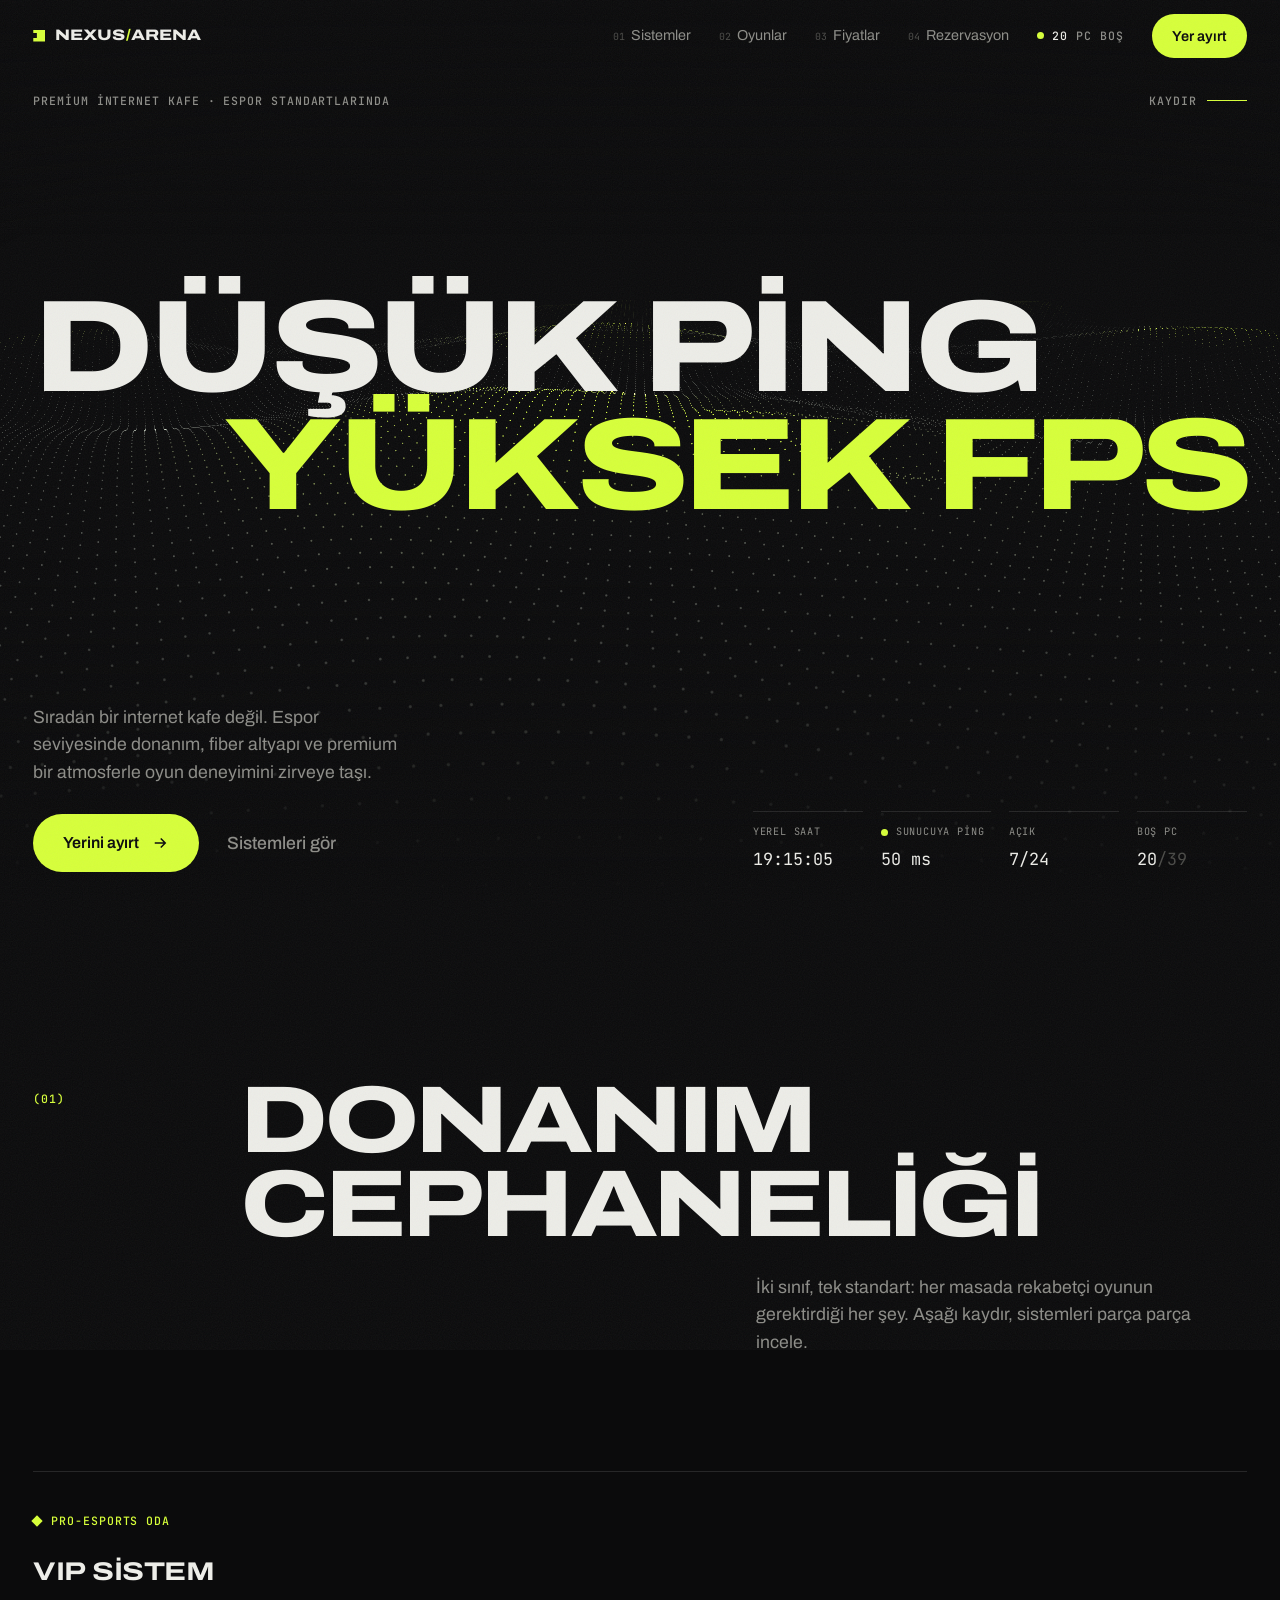
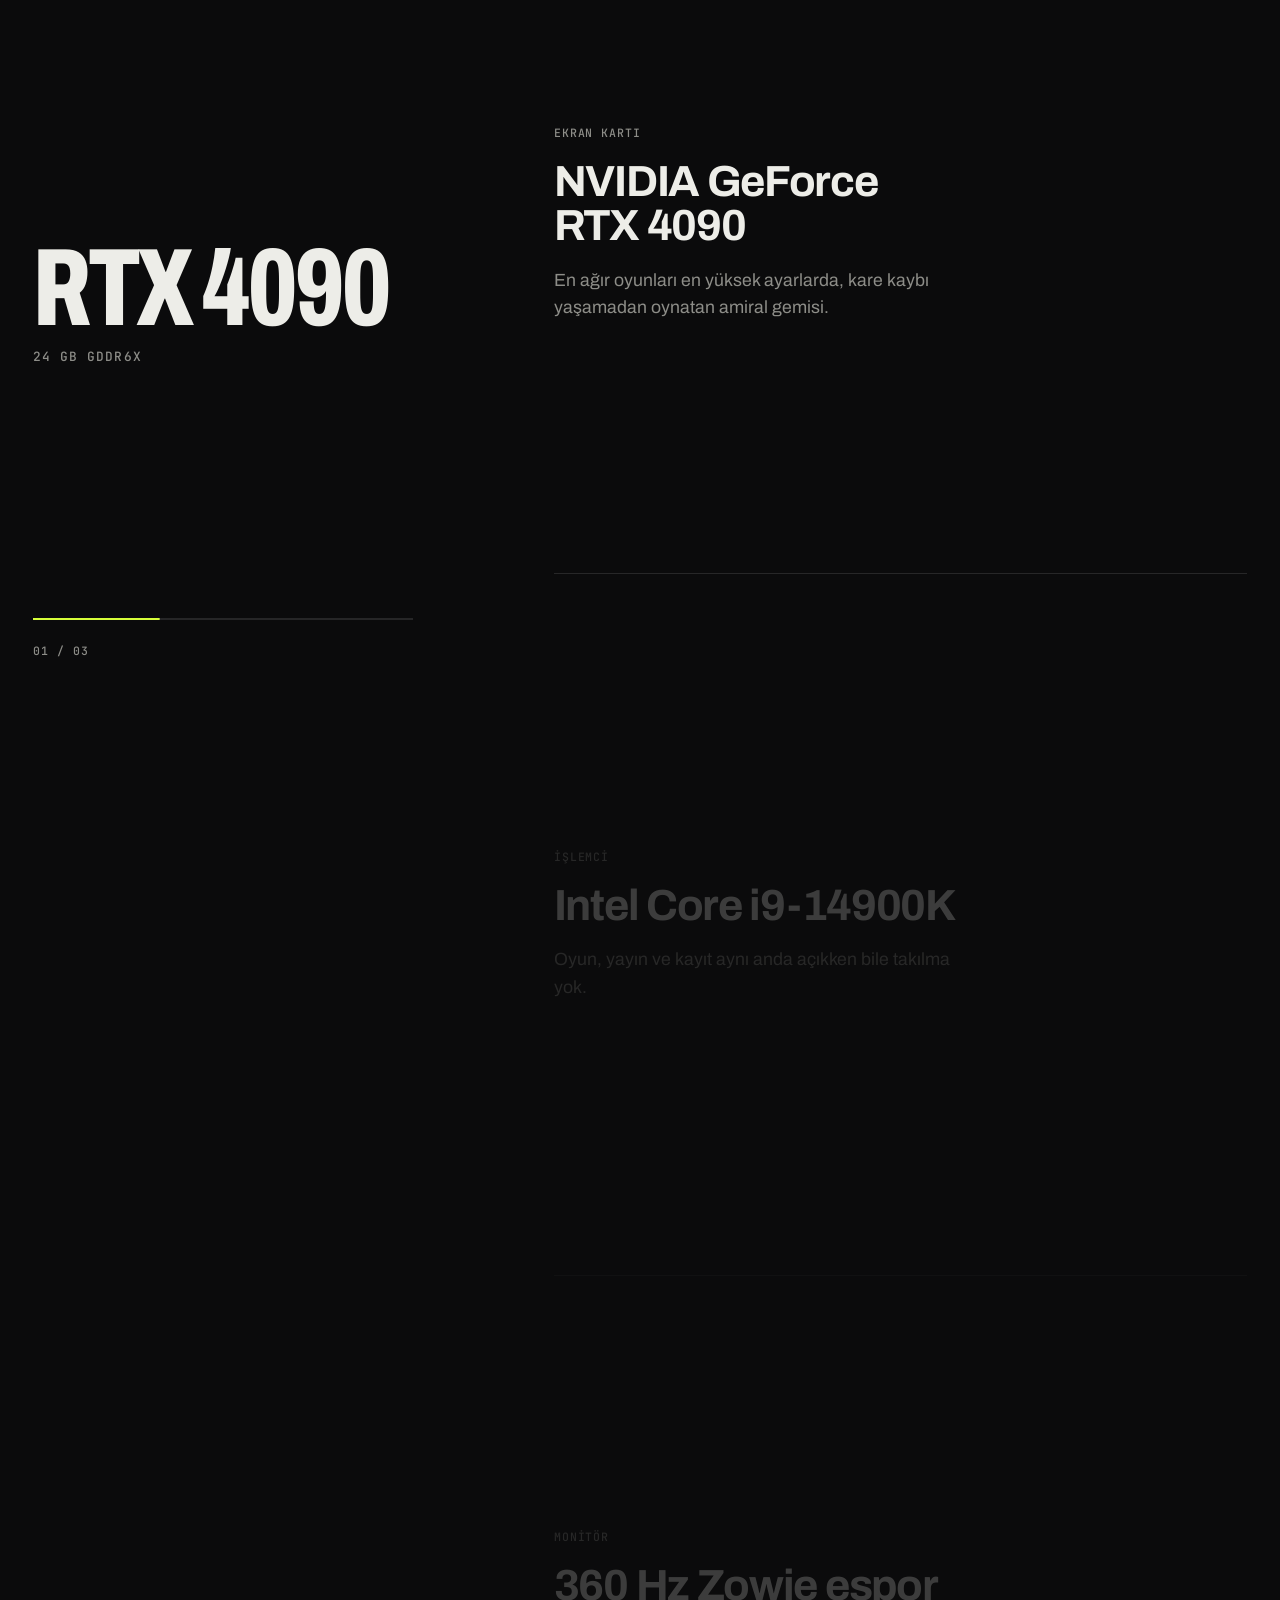
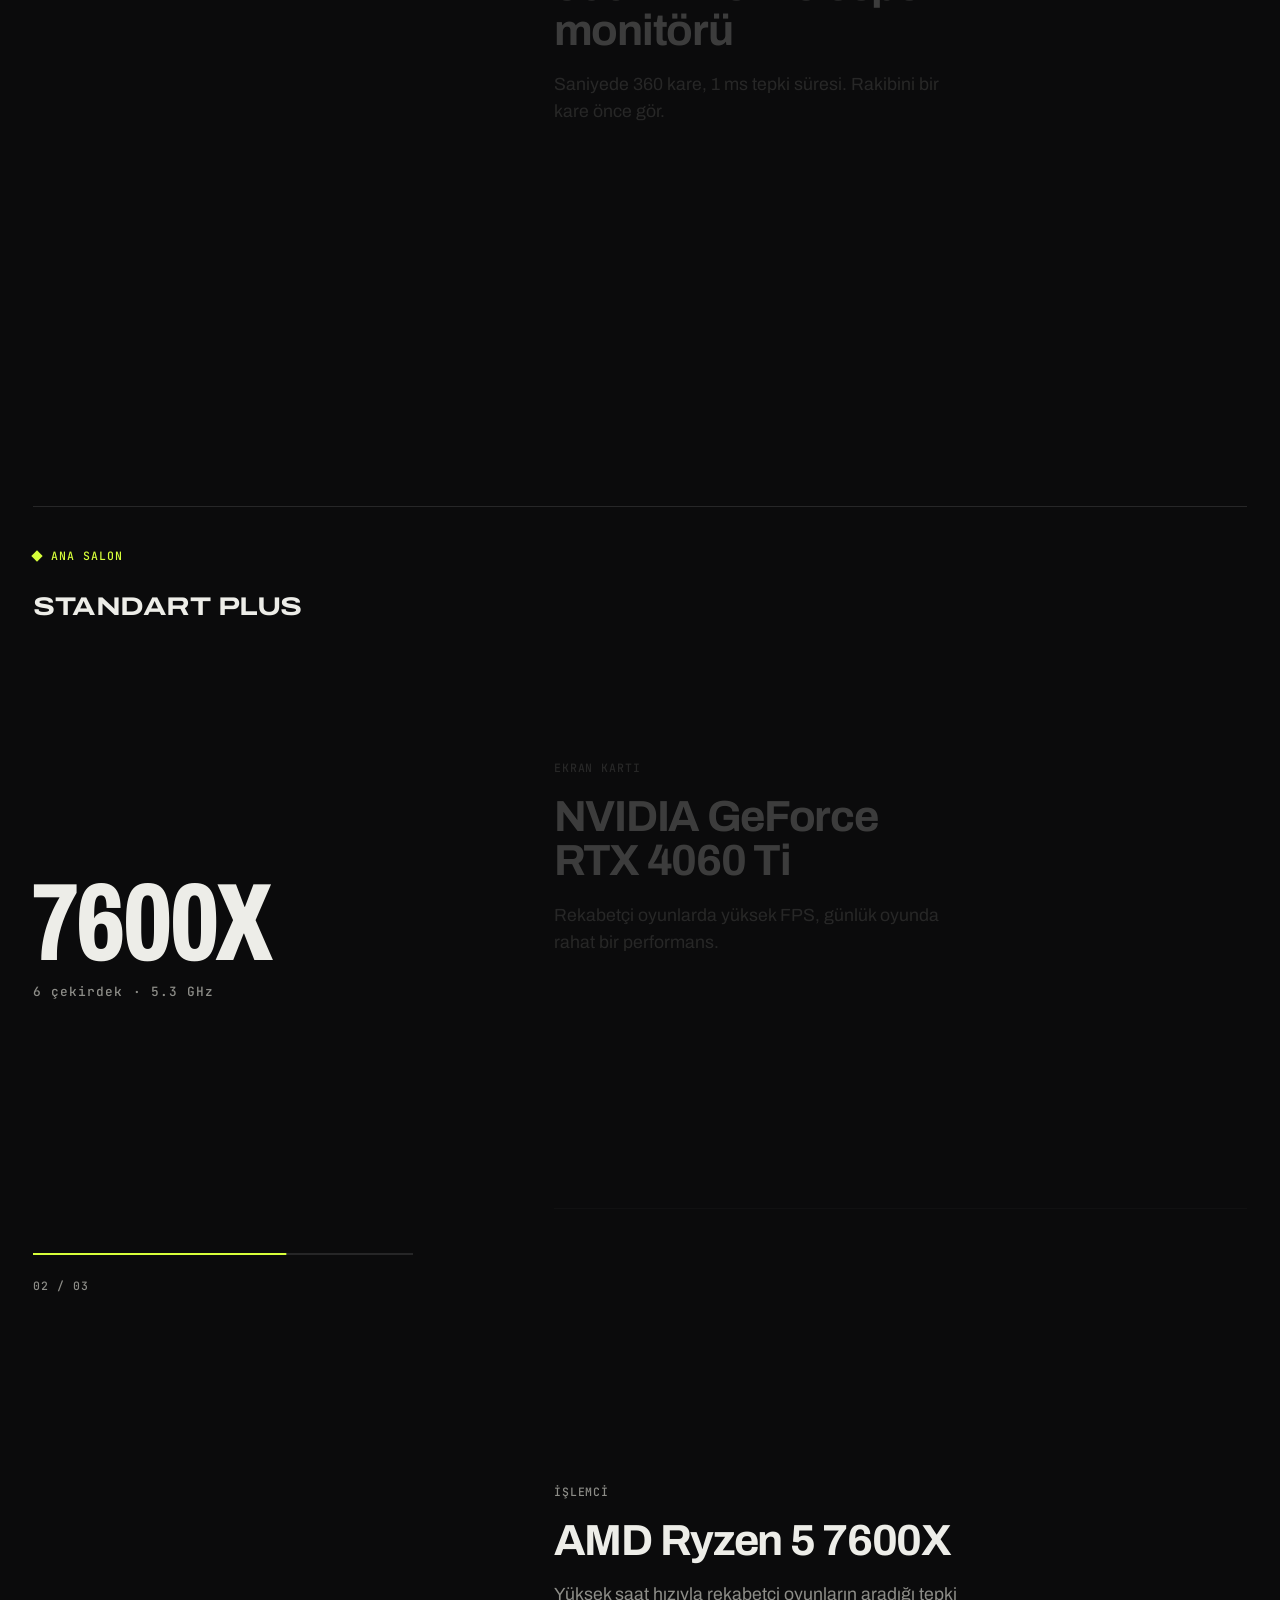
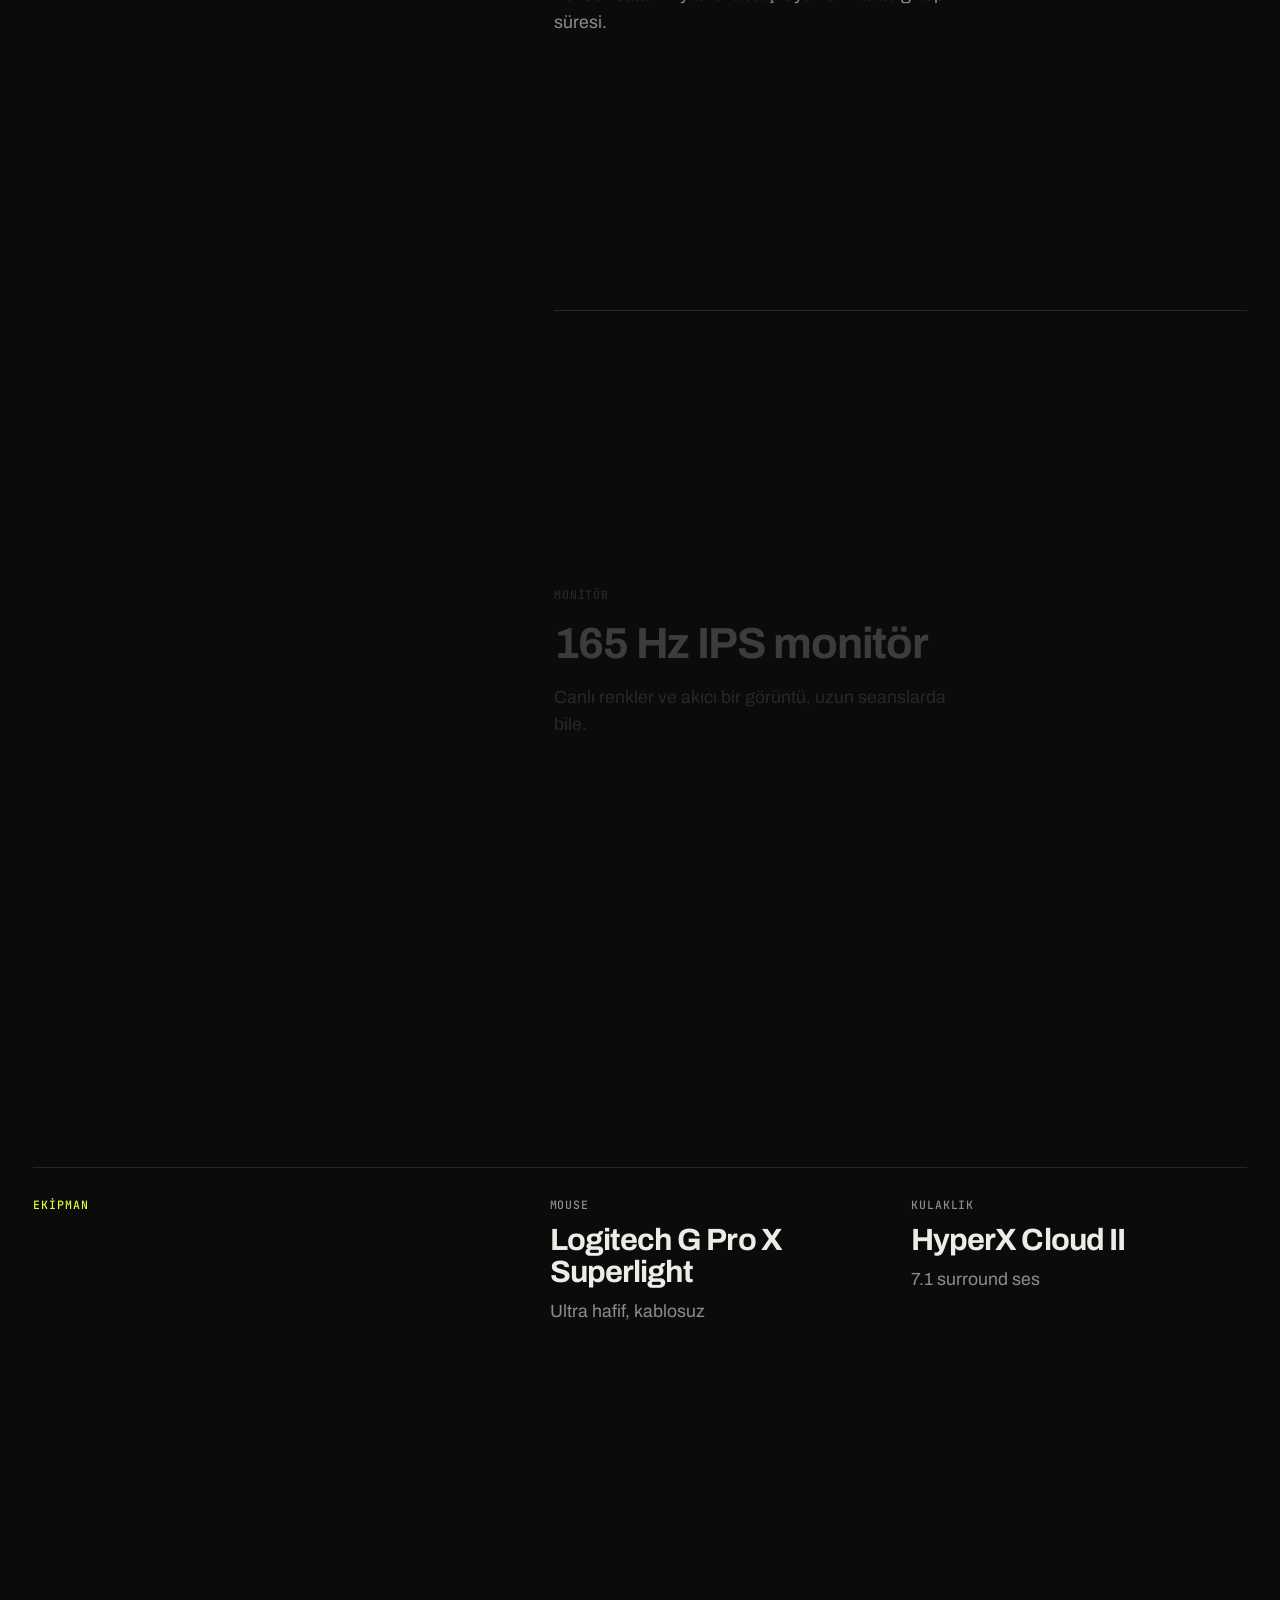
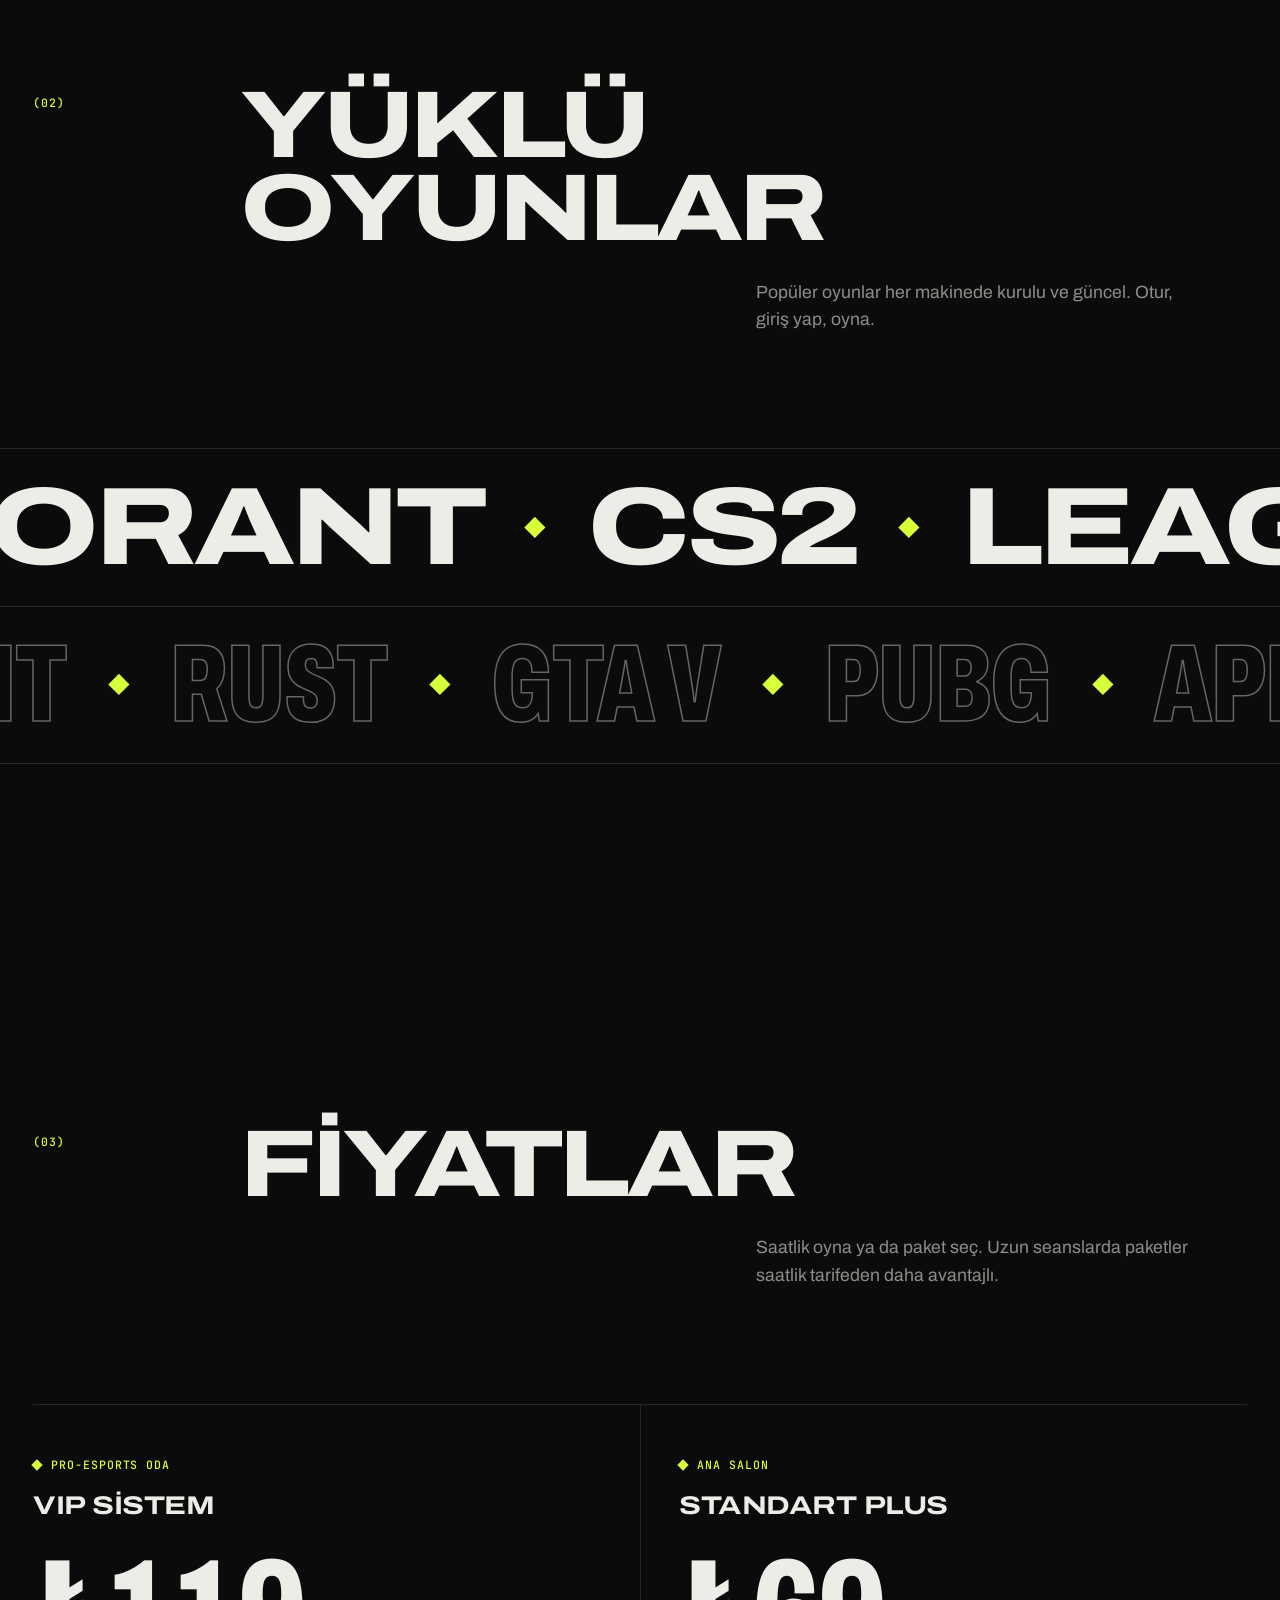
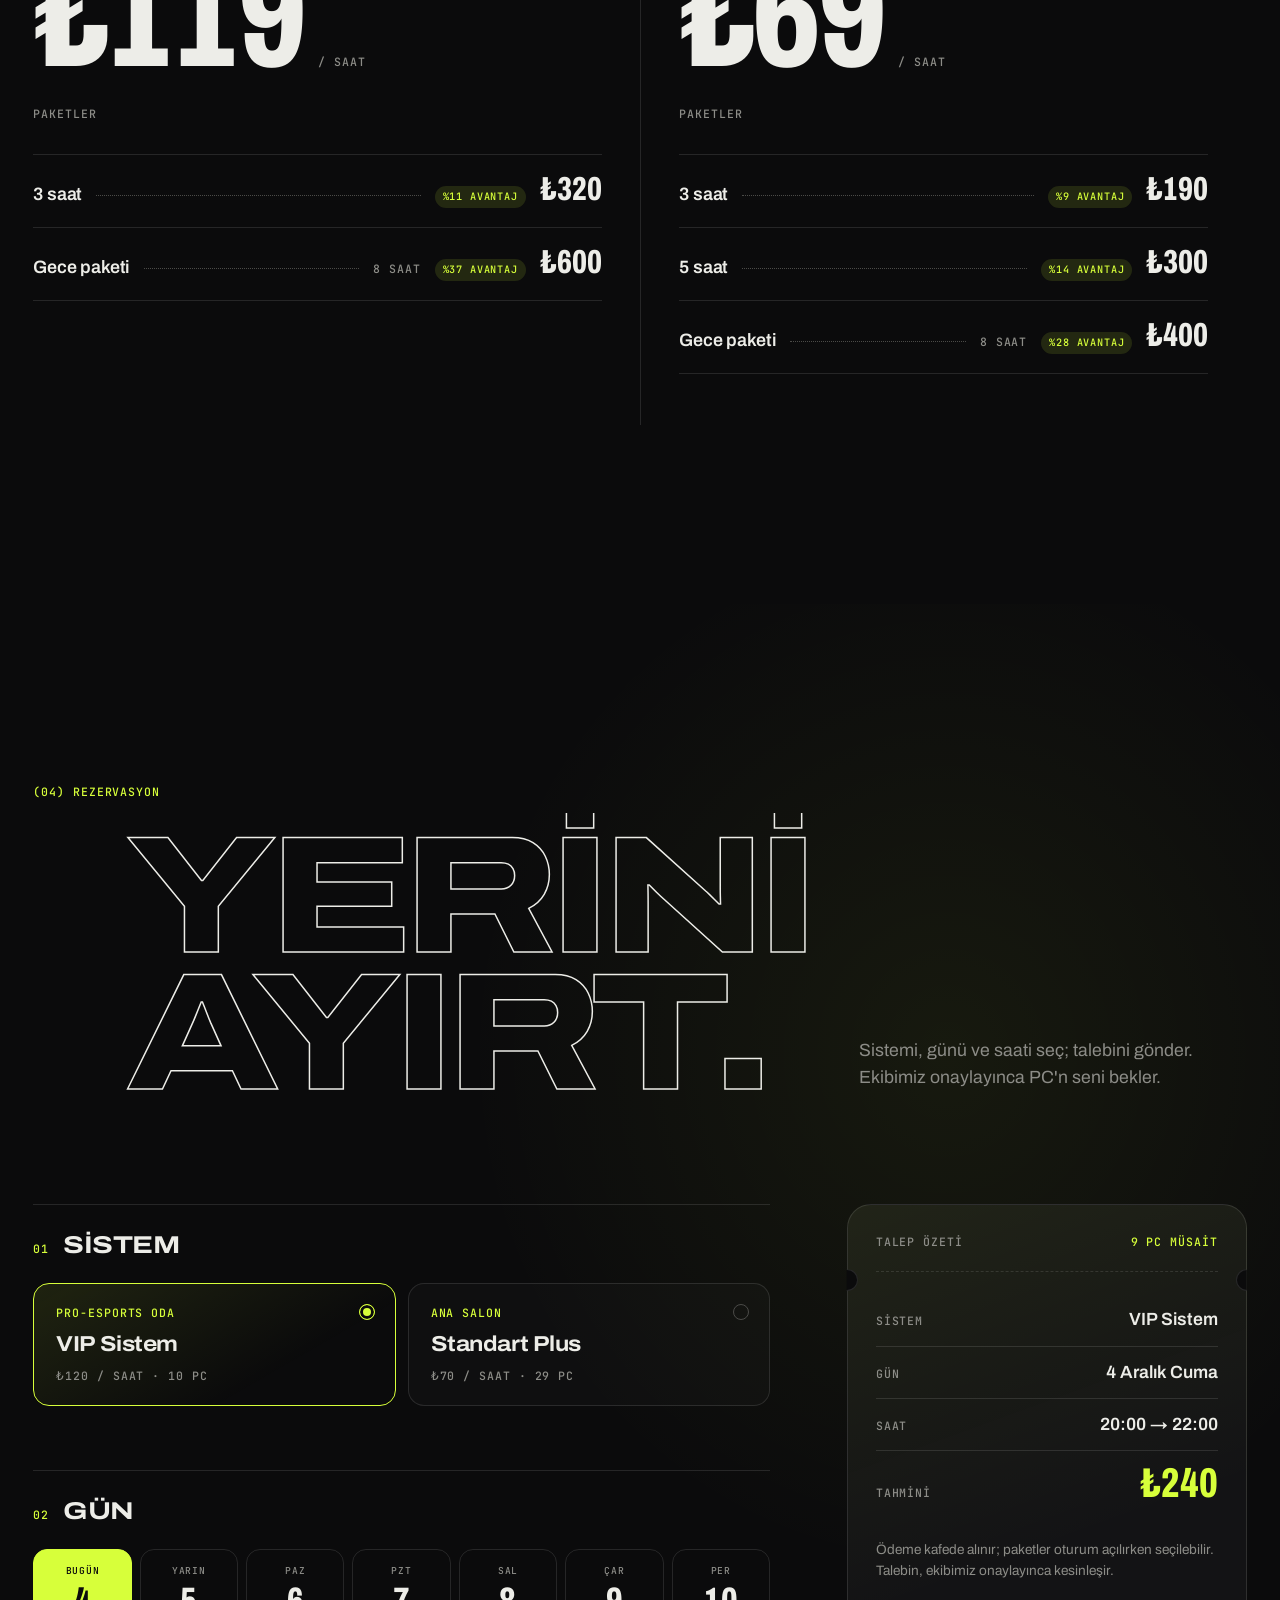
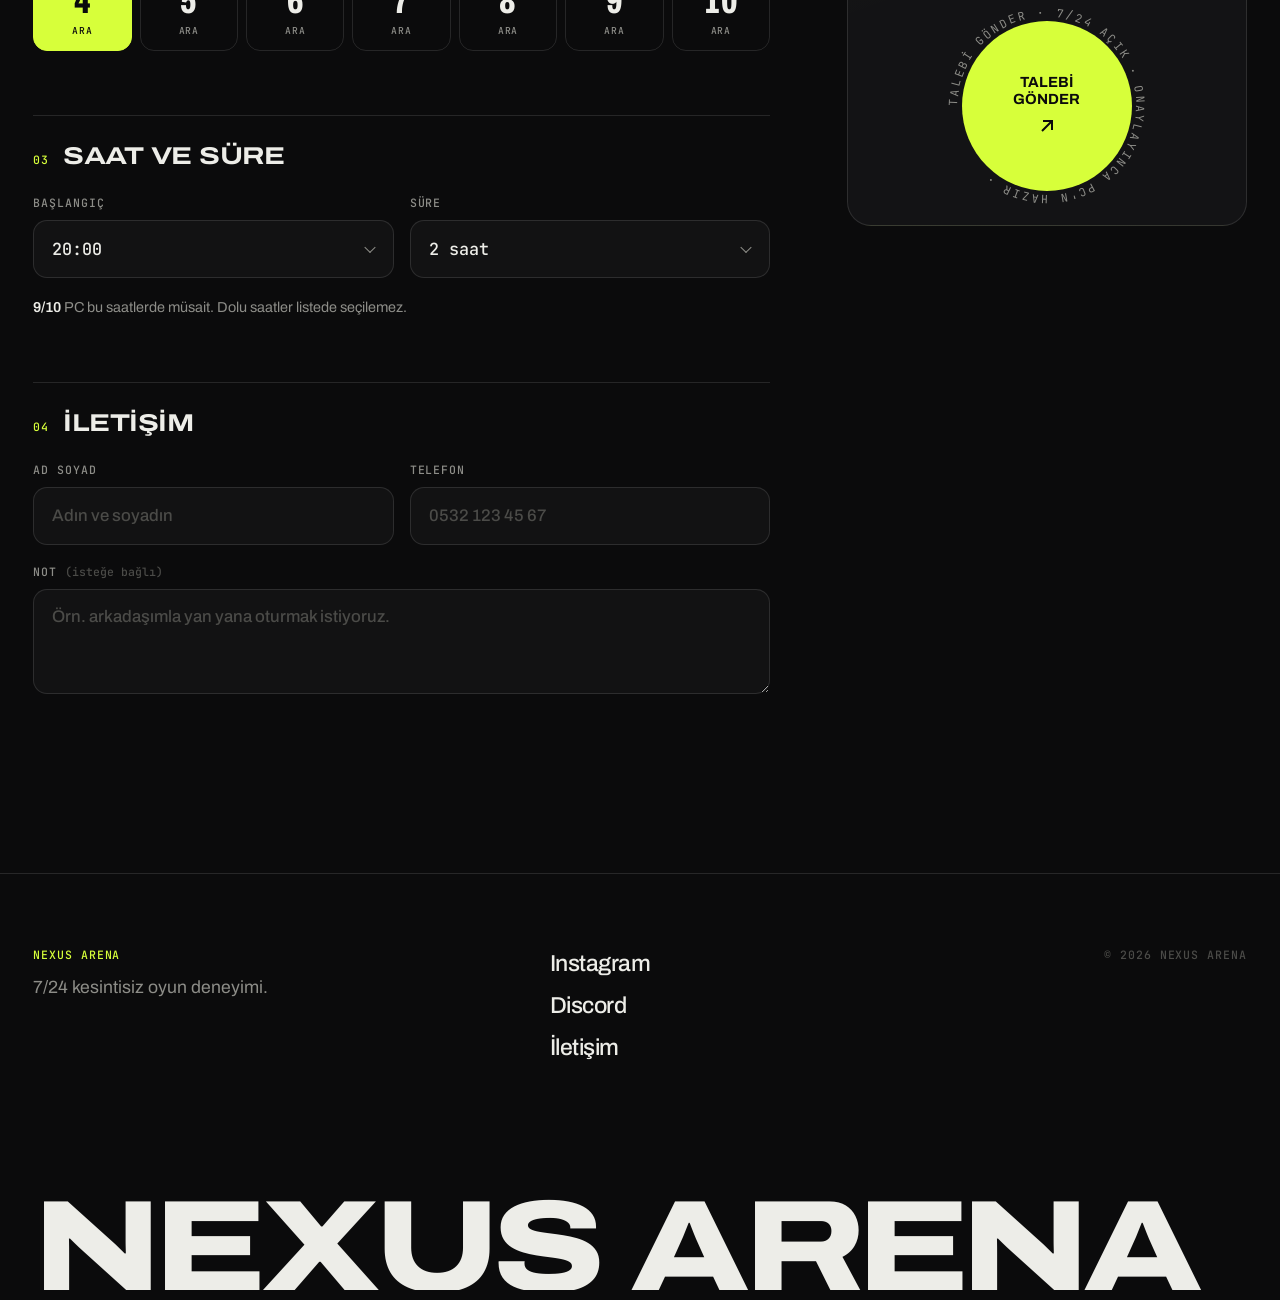
<file: index.html>
<!doctype html>
<html lang="tr">
  <head>
    <meta charset="utf-8" />
    <meta name="viewport" content="width=device-width, initial-scale=1.0" />
    <meta name="theme-color" content="#0b0b0c" />
    <title>Nexus Arena · Premium internet kafe</title>
    <meta
      name="description"
      content="Sıradan bir internet kafe değil. Espor seviyesinde donanım, fiber altyapı ve premium bir atmosferle oyun deneyimini zirveye taşı."
    />
    <meta property="og:type" content="website" />
    <meta property="og:site_name" content="Nexus Arena" />
    <meta property="og:title" content="Nexus Arena · Premium internet kafe" />
    <meta
      property="og:description"
      content="Sıradan bir internet kafe değil. Espor seviyesinde donanım, fiber altyapı ve premium bir atmosferle oyun deneyimini zirveye taşı."
    />
    <meta property="og:locale" content="tr_TR" />
    <meta name="twitter:card" content="summary" />
    <link rel="icon" href="assets/img/projeler/nexus-arena.svg" type="image/svg+xml" />
    <link rel="preconnect" href="https://fonts.googleapis.com" />
    <link rel="preconnect" href="https://fonts.gstatic.com" crossorigin />
    <link
      rel="stylesheet"
      href="https://fonts.googleapis.com/css2?family=Archivo:wdth,wght@62..125,300..900&family=JetBrains+Mono:wght@400;500&display=swap"
    />
    <link rel="stylesheet" href="assets/css/projeler/nexus-arena/core.css" />
    <link rel="stylesheet" href="assets/css/projeler/nexus-arena/site.css" />

    <!-- Asıl uygulama: ASP.NET Core Razor Pages. Bu demo aynı arayüzü statik olarak sunar;
         içerik ve rezervasyonlar tarayıcıdaki ortak demo verisinden gelir (admin paneliyle paylaşılır). -->
    <script src="assets/js/projeler/nexus-arena/boot.js"></script>
    <script src="assets/vendor/gsap-3.15.0/gsap.min.js" defer></script>
    <script src="assets/vendor/gsap-3.15.0/ScrollTrigger.min.js" defer></script>
    <script src="assets/vendor/gsap-3.15.0/SplitText.min.js" defer></script>
    <script src="assets/vendor/lenis-1.3.26/lenis.min.js" defer></script>
    <script type="module" src="assets/js/projeler/nexus-arena/site.js"></script>
  </head>
  <body data-page="home">
    <a class="skip-link" href="#icerik">İçeriğe geç</a>
    <div class="loader" data-loader aria-hidden="true">
      <div class="loader__row mono">
        <span>Nexus Arena</span>
        <span>Bağlantı kuruluyor</span>
      </div>
      <div class="loader__count" data-loader-count>000</div>
      <div class="loader__bar"><span data-loader-bar></span></div>
    </div>
    <header class="site-header" data-header>
      <a class="brand" href="index.html" aria-label="Nexus Arena ana sayfa">
        <span class="brand__mark" aria-hidden="true"></span>
        <span>Nexus<span class="brand__slash">/</span>Arena</span>
      </a>
      <nav class="site-nav" aria-label="Ana menü">
        <a href="#sistemler"><span>01</span>Sistemler</a>
        <a href="#oyunlar"><span>02</span>Oyunlar</a>
        <a href="#fiyatlar"><span>03</span>Fiyatlar</a>
        <a href="#rezervasyon"><span>04</span>Rezervasyon</a>
      </nav>
      <p class="header-status mono">
        <span class="pulse" aria-hidden="true"></span>
        <span><strong>40</strong> PC boş</span>
      </p>
      <a class="btn btn--volt header-cta" href="#rezervasyon" data-magnetic>
        <span class="roll" data-text="Yer ayırt"><span>Yer ayırt</span></span>
      </a>
      <button
        class="menu-toggle"
        type="button"
        aria-expanded="false"
        aria-controls="site-menu"
        data-menu-toggle
      >
        <span class="sr-only">Menüyü aç</span>
        <span class="menu-toggle__lines" aria-hidden="true"><span></span><span></span></span>
      </button>
    </header>
    <div class="site-menu" id="site-menu" data-menu hidden>
      <nav class="site-menu__nav" aria-label="Mobil menü">
        <ol>
          <li>
            <a href="#sistemler">
              <span class="site-menu__index mono">01</span>
              <span class="site-menu__mask"
                ><span class="site-menu__label" data-menu-link>Sistemler</span></span
              >
            </a>
          </li>
          <li>
            <a href="#oyunlar">
              <span class="site-menu__index mono">02</span>
              <span class="site-menu__mask"
                ><span class="site-menu__label" data-menu-link>Oyunlar</span></span
              >
            </a>
          </li>
          <li>
            <a href="#fiyatlar">
              <span class="site-menu__index mono">03</span>
              <span class="site-menu__mask"
                ><span class="site-menu__label" data-menu-link>Fiyatlar</span></span
              >
            </a>
          </li>
          <li>
            <a href="#rezervasyon">
              <span class="site-menu__index mono">04</span>
              <span class="site-menu__mask"
                ><span class="site-menu__label" data-menu-link>Rezervasyon</span></span
              >
            </a>
          </li>
        </ol>
      </nav>
      <div class="site-menu__foot">
        <p class="mono"><span class="pulse" aria-hidden="true"></span> 40 / 40 PC boş</p>
        <ul class="site-menu__links">
          <li><a href="#">Instagram</a></li>
          <li><a href="#">Discord</a></li>
          <li><a href="#">İletişim</a></li>
        </ul>
      </div>
    </div>
    <main id="icerik">
      <section class="hero" data-hero>
        <canvas class="hero__field" data-field aria-hidden="true"></canvas>
        <div class="hero__veil" aria-hidden="true"></div>
        <div class="hero__inner">
          <div class="hero__top mono" data-hero-fade>
            <p>Premium internet kafe · Espor standartlarında</p>
            <p class="hero__scroll" aria-hidden="true">Kaydır <span></span></p>
          </div>
          <h1 class="hero__title" data-hero-title>
            <span class="hero__line">Düşük ping</span>
            <span class="hero__line hero__line--end">Yüksek FPS</span>
          </h1>
          <div class="hero__foot">
            <div class="hero__copy" data-hero-fade>
              <p class="hero__lead">
                Sıradan bir internet kafe değil. Espor seviyesinde donanım, fiber altyapı ve premium
                bir atmosferle oyun deneyimini zirveye taşı.
              </p>
              <div class="hero__actions">
                <a class="btn btn--volt btn--lg" href="#rezervasyon" data-magnetic>
                  <span class="roll" data-text="Yerini ayırt"><span>Yerini ayırt</span></span>
                  <svg class="btn__icon" viewBox="0 0 24 24" aria-hidden="true">
                    <path d="M5 12h14M13 6l6 6-6 6" />
                  </svg>
                </a>
                <a class="link-roll link-roll--muted" href="#sistemler"
                  ><span class="roll" data-text="Sistemleri gör"
                    ><span>Sistemleri gör</span></span
                  ></a
                >
              </div>
            </div>
            <dl class="hud" data-hero-fade style="--hud-items: 4">
              <div class="hud__item">
                <dt>Yerel saat</dt>
                <dd data-clock>--:--:--</dd>
              </div>
              <div class="hud__item">
                <dt><span class="pulse" aria-hidden="true"></span>Sunucuya ping</dt>
                <dd><span data-ping>--</span> ms</dd>
              </div>
              <div class="hud__item">
                <dt>Açık</dt>
                <dd>7/24</dd>
              </div>
              <div class="hud__item">
                <dt>Boş PC</dt>
                <dd data-hud-seats>40<span class="hud__dim">/40</span></dd>
              </div>
            </dl>
          </div>
        </div>
      </section>
      <section class="section hardware" id="sistemler">
        <header class="section-head">
          <p class="section-head__index mono">(01)</p>
          <h2 class="section-title" data-split>Donanım cephaneliği</h2>
          <p class="section-intro" data-reveal>
            İki sınıf, tek standart: her masada rekabetçi oyunun gerektirdiği her şey. Aşağı kaydır,
            sistemleri parça parça incele.
          </p>
        </header>
        <article class="tier" data-tier>
          <div class="tier__stage">
            <div class="tier__stage-inner">
              <p class="tier__label mono">
                <span class="tier__dot" aria-hidden="true"></span>Pro-Esports oda
              </p>
              <h3 class="tier__name">VIP Sistem</h3>
              <div class="tier__readout" aria-hidden="true">
                <p class="tier__figure" data-figure>RTX 4090</p>
                <p class="tier__detail mono" data-detail>24 GB GDDR6X</p>
              </div>
              <div class="tier__meter" aria-hidden="true">
                <span data-meter style="--progress: 0.333"></span>
              </div>
              <p class="tier__count mono" aria-hidden="true"><span data-count>01</span> / 03</p>
            </div>
          </div>
          <ol class="tier__specs">
            <li class="spec" data-spec data-figure="RTX 4090" data-detail="24 GB GDDR6X">
              <p class="spec__cat mono">Ekran kartı</p>
              <p class="spec__figure" aria-hidden="true">RTX 4090</p>
              <h4 class="spec__title">NVIDIA GeForce RTX 4090</h4>
              <p class="spec__desc">
                En ağır oyunları en yüksek ayarlarda, kare kaybı yaşamadan oynatan amiral gemisi.
              </p>
            </li>
            <li class="spec" data-spec data-figure="i9-14900K" data-detail="24 çekirdek · 6.0 GHz">
              <p class="spec__cat mono">İşlemci</p>
              <p class="spec__figure" aria-hidden="true">i9-14900K</p>
              <h4 class="spec__title">Intel Core i9-14900K</h4>
              <p class="spec__desc">Oyun, yayın ve kayıt aynı anda açıkken bile takılma yok.</p>
            </li>
            <li class="spec" data-spec data-figure="360 Hz" data-detail="1 ms · Zowie espor">
              <p class="spec__cat mono">Monitör</p>
              <p class="spec__figure" aria-hidden="true">360 Hz</p>
              <h4 class="spec__title">360 Hz Zowie espor monitörü</h4>
              <p class="spec__desc">
                Saniyede 360 kare, 1 ms tepki süresi. Rakibini bir kare önce gör.
              </p>
            </li>
          </ol>
        </article>
        <article class="tier" data-tier>
          <div class="tier__stage">
            <div class="tier__stage-inner">
              <p class="tier__label mono">
                <span class="tier__dot" aria-hidden="true"></span>Ana salon
              </p>
              <h3 class="tier__name">Standart Plus</h3>
              <div class="tier__readout" aria-hidden="true">
                <p class="tier__figure" data-figure>RTX 4060 Ti</p>
                <p class="tier__detail mono" data-detail>NVIDIA GeForce</p>
              </div>
              <div class="tier__meter" aria-hidden="true">
                <span data-meter style="--progress: 0.333"></span>
              </div>
              <p class="tier__count mono" aria-hidden="true"><span data-count>01</span> / 03</p>
            </div>
          </div>
          <ol class="tier__specs">
            <li class="spec" data-spec data-figure="RTX 4060 Ti" data-detail="NVIDIA GeForce">
              <p class="spec__cat mono">Ekran kartı</p>
              <p class="spec__figure" aria-hidden="true">RTX 4060 Ti</p>
              <h4 class="spec__title">NVIDIA GeForce RTX 4060 Ti</h4>
              <p class="spec__desc">
                Rekabetçi oyunlarda yüksek FPS, günlük oyunda rahat bir performans.
              </p>
            </li>
            <li class="spec" data-spec data-figure="7600X" data-detail="6 çekirdek · 5.3 GHz">
              <p class="spec__cat mono">İşlemci</p>
              <p class="spec__figure" aria-hidden="true">7600X</p>
              <h4 class="spec__title">AMD Ryzen 5 7600X</h4>
              <p class="spec__desc">
                Yüksek saat hızıyla rekabetçi oyunların aradığı tepki süresi.
              </p>
            </li>
            <li class="spec" data-spec data-figure="165 Hz" data-detail="IPS panel">
              <p class="spec__cat mono">Monitör</p>
              <p class="spec__figure" aria-hidden="true">165 Hz</p>
              <h4 class="spec__title">165 Hz IPS monitör</h4>
              <p class="spec__desc">Canlı renkler ve akıcı bir görüntü, uzun seanslarda bile.</p>
            </li>
          </ol>
        </article>
        <div class="gear">
          <p class="gear__label mono" data-reveal>Ekipman</p>
          <ul class="gear__list">
            <li class="gear__item" data-reveal>
              <p class="mono">Mouse</p>
              <p class="gear__name">Logitech G Pro X Superlight</p>
              <p class="gear__detail">Ultra hafif, kablosuz</p>
            </li>
            <li class="gear__item" data-reveal>
              <p class="mono">Kulaklık</p>
              <p class="gear__name">HyperX Cloud II</p>
              <p class="gear__detail">7.1 surround ses</p>
            </li>
          </ul>
        </div>
      </section>
      <section class="section games" id="oyunlar">
        <header class="section-head">
          <p class="section-head__index mono">(02)</p>
          <h2 class="section-title" data-split>Yüklü oyunlar</h2>
          <p class="section-intro" data-reveal>
            Popüler oyunlar her makinede kurulu ve güncel. Otur, giriş yap, oyna.
          </p>
        </header>
        <ul class="sr-only">
          <li>Valorant</li>
          <li>CS2</li>
          <li>League of Legends</li>
          <li>Apex Legends</li>
          <li>PUBG</li>
          <li>GTA V</li>
          <li>Rust</li>
        </ul>
        <div class="marquee" data-marquee="1" aria-hidden="true">
          <div class="marquee__track">
            <div class="marquee__group">
              <span class="marquee__item"
                ><span lang="en">Valorant</span><i class="marquee__sep"></i
              ></span>
              <span class="marquee__item"
                ><span lang="en">CS2</span><i class="marquee__sep"></i
              ></span>
              <span class="marquee__item"
                ><span lang="en">League of Legends</span><i class="marquee__sep"></i
              ></span>
              <span class="marquee__item"
                ><span lang="en">Apex Legends</span><i class="marquee__sep"></i
              ></span>
              <span class="marquee__item"
                ><span lang="en">PUBG</span><i class="marquee__sep"></i
              ></span>
              <span class="marquee__item"
                ><span lang="en">GTA V</span><i class="marquee__sep"></i
              ></span>
              <span class="marquee__item"
                ><span lang="en">Rust</span><i class="marquee__sep"></i
              ></span>
            </div>
            <div class="marquee__group">
              <span class="marquee__item"
                ><span lang="en">Valorant</span><i class="marquee__sep"></i
              ></span>
              <span class="marquee__item"
                ><span lang="en">CS2</span><i class="marquee__sep"></i
              ></span>
              <span class="marquee__item"
                ><span lang="en">League of Legends</span><i class="marquee__sep"></i
              ></span>
              <span class="marquee__item"
                ><span lang="en">Apex Legends</span><i class="marquee__sep"></i
              ></span>
              <span class="marquee__item"
                ><span lang="en">PUBG</span><i class="marquee__sep"></i
              ></span>
              <span class="marquee__item"
                ><span lang="en">GTA V</span><i class="marquee__sep"></i
              ></span>
              <span class="marquee__item"
                ><span lang="en">Rust</span><i class="marquee__sep"></i
              ></span>
            </div>
          </div>
        </div>
        <div class="marquee marquee--outline" data-marquee="-1" aria-hidden="true">
          <div class="marquee__track">
            <div class="marquee__group">
              <span class="marquee__item"
                ><span lang="en">Rust</span><i class="marquee__sep"></i
              ></span>
              <span class="marquee__item"
                ><span lang="en">GTA V</span><i class="marquee__sep"></i
              ></span>
              <span class="marquee__item"
                ><span lang="en">PUBG</span><i class="marquee__sep"></i
              ></span>
              <span class="marquee__item"
                ><span lang="en">Apex Legends</span><i class="marquee__sep"></i
              ></span>
              <span class="marquee__item"
                ><span lang="en">League of Legends</span><i class="marquee__sep"></i
              ></span>
              <span class="marquee__item"
                ><span lang="en">CS2</span><i class="marquee__sep"></i
              ></span>
              <span class="marquee__item"
                ><span lang="en">Valorant</span><i class="marquee__sep"></i
              ></span>
            </div>
            <div class="marquee__group">
              <span class="marquee__item"
                ><span lang="en">Rust</span><i class="marquee__sep"></i
              ></span>
              <span class="marquee__item"
                ><span lang="en">GTA V</span><i class="marquee__sep"></i
              ></span>
              <span class="marquee__item"
                ><span lang="en">PUBG</span><i class="marquee__sep"></i
              ></span>
              <span class="marquee__item"
                ><span lang="en">Apex Legends</span><i class="marquee__sep"></i
              ></span>
              <span class="marquee__item"
                ><span lang="en">League of Legends</span><i class="marquee__sep"></i
              ></span>
              <span class="marquee__item"
                ><span lang="en">CS2</span><i class="marquee__sep"></i
              ></span>
              <span class="marquee__item"
                ><span lang="en">Valorant</span><i class="marquee__sep"></i
              ></span>
            </div>
          </div>
        </div>
      </section>
      <section class="section prices" id="fiyatlar">
        <header class="section-head">
          <p class="section-head__index mono">(03)</p>
          <h2 class="section-title" data-split>Fiyatlar</h2>
          <p class="section-intro" data-reveal>
            Saatlik oyna ya da paket seç. Uzun seanslarda paketler saatlik tarifeden daha avantajlı.
          </p>
        </header>
        <div class="price-grid">
          <article class="price-card" data-reveal>
            <header class="price-card__head">
              <p class="price-card__label mono">
                <span class="tier__dot" aria-hidden="true"></span>Pro-Esports oda
              </p>
              <h3 class="price-card__name">VIP Sistem</h3>
            </header>
            <div class="price-card__rate">
              <p class="price-card__figure" data-count-to="120.0" data-decimals="0">₺120</p>
              <p class="price-card__unit mono">/ saat</p>
            </div>
            <p class="price-card__subhead mono">Paketler</p>
            <ul class="packages">
              <li class="package">
                <span class="package__name">3 saat</span>
                <span class="package__leader" aria-hidden="true"></span>
                <span class="package__saving mono">%11 avantaj</span>
                <span class="package__price">₺320</span>
              </li>
              <li class="package">
                <span class="package__name">Gece paketi</span>
                <span class="package__leader" aria-hidden="true"></span>
                <span class="package__duration mono">8 saat</span>
                <span class="package__saving mono">%37 avantaj</span>
                <span class="package__price">₺600</span>
              </li>
            </ul>
          </article>
          <article class="price-card" data-reveal>
            <header class="price-card__head">
              <p class="price-card__label mono">
                <span class="tier__dot" aria-hidden="true"></span>Ana salon
              </p>
              <h3 class="price-card__name">Standart Plus</h3>
            </header>
            <div class="price-card__rate">
              <p class="price-card__figure" data-count-to="70.0" data-decimals="0">₺70</p>
              <p class="price-card__unit mono">/ saat</p>
            </div>
            <p class="price-card__subhead mono">Paketler</p>
            <ul class="packages">
              <li class="package">
                <span class="package__name">3 saat</span>
                <span class="package__leader" aria-hidden="true"></span>
                <span class="package__saving mono">%9 avantaj</span>
                <span class="package__price">₺190</span>
              </li>
              <li class="package">
                <span class="package__name">5 saat</span>
                <span class="package__leader" aria-hidden="true"></span>
                <span class="package__saving mono">%14 avantaj</span>
                <span class="package__price">₺300</span>
              </li>
              <li class="package">
                <span class="package__name">Gece paketi</span>
                <span class="package__leader" aria-hidden="true"></span>
                <span class="package__duration mono">8 saat</span>
                <span class="package__saving mono">%28 avantaj</span>
                <span class="package__price">₺400</span>
              </li>
            </ul>
          </article>
        </div>
      </section>
      <section class="section booking" id="rezervasyon">
        <header class="booking__head">
          <p class="booking__index mono">(04) Rezervasyon</p>
          <h2 class="booking__title" data-split>
            <span>Yerini</span>
            <span>ayırt.</span>
          </h2>
          <p class="booking__intro" data-reveal>
            Sistemi, günü ve saati seç; talebini gönder. Ekibimiz onaylayınca PC'n seni bekler.
          </p>
        </header>
        <div class="booking__body" data-booking-body>
          <p class="booking-closed">
            Rezervasyon formu JavaScript ile çalışır. Tarayıcında JavaScript'i açıp sayfayı yenile.
          </p>
        </div>
      </section>
    </main>
    <footer class="site-footer">
      <div class="footer-top">
        <div class="footer-brand">
          <p class="mono">Nexus Arena</p>
          <p>7/24 kesintisiz oyun deneyimi.</p>
        </div>
        <ul class="footer-links">
          <li>
            <a href="#" class="link-roll">
              <span class="roll" data-text="Instagram"><span>Instagram</span></span>
            </a>
          </li>
          <li>
            <a href="#" class="link-roll">
              <span class="roll" data-text="Discord"><span>Discord</span></span>
            </a>
          </li>
          <li>
            <a href="#" class="link-roll">
              <span class="roll" data-text="İletişim"><span>İletişim</span></span>
            </a>
          </li>
        </ul>
        <p class="footer-copy mono">© 2026 Nexus Arena</p>
      </div>
      <div class="footer-mark" aria-hidden="true" style="--chars: 11">Nexus Arena</div>
    </footer>
    <div class="cursor" data-cursor aria-hidden="true"><span class="cursor__ring"></span></div>
  </body>
</html>
</file>
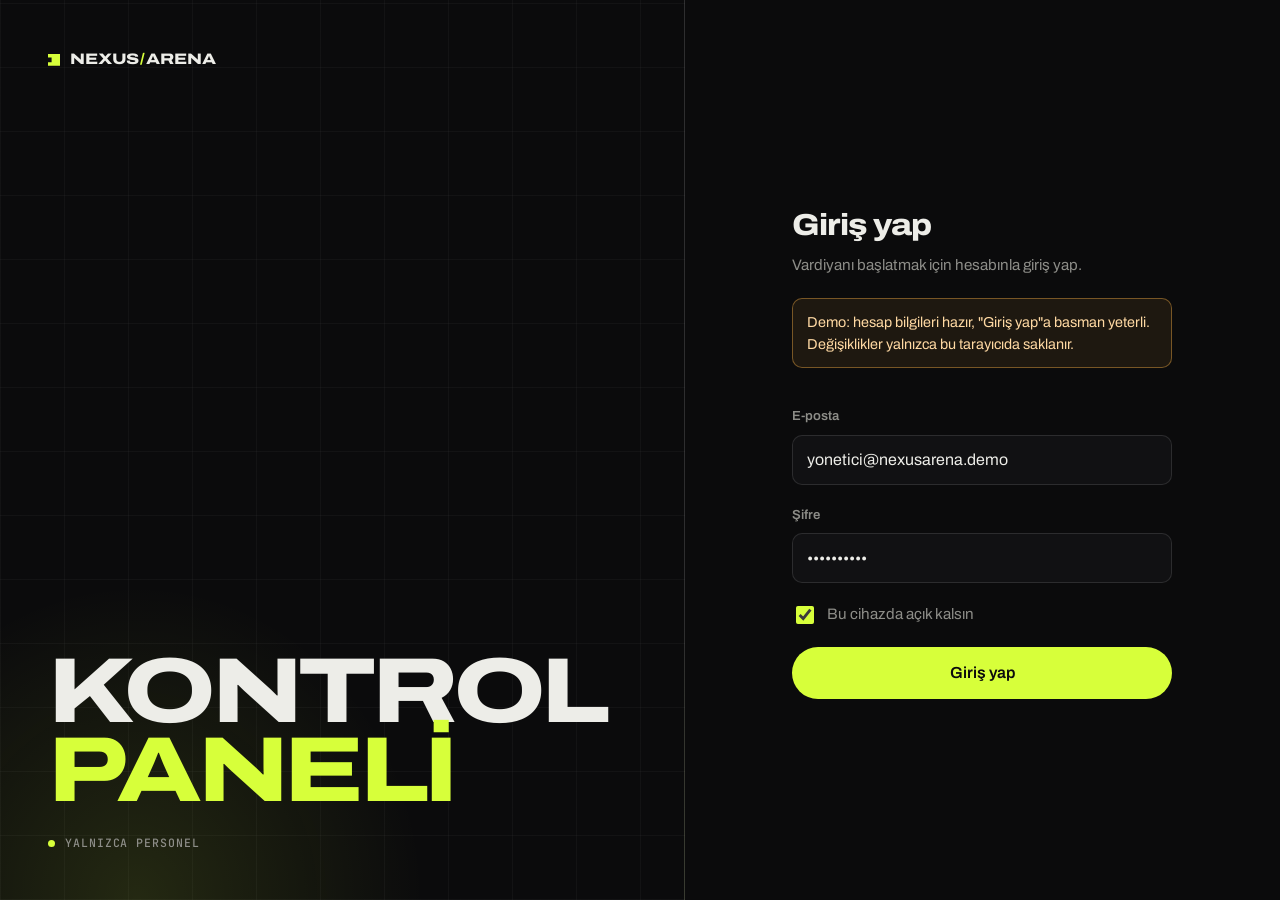
<file: nexus-arena-panel.html>
<!doctype html>
<html lang="tr">
  <head>
    <meta charset="utf-8" />
    <meta name="viewport" content="width=device-width, initial-scale=1.0" />
    <meta name="robots" content="noindex, nofollow" />
    <meta name="theme-color" content="#0b0b0c" />
    <title>Panel · Nexus Arena</title>
    <meta
      name="description"
      content="Nexus Arena internet kafe yönetim paneli (demo): PC haritası, oturum ve ücret takibi, müşteri bakiyeleri, rezervasyonlar ve site içeriği."
    />
    <link rel="icon" href="assets/img/projeler/nexus-arena.svg" type="image/svg+xml" />
    <link rel="preconnect" href="https://fonts.googleapis.com" />
    <link rel="preconnect" href="https://fonts.gstatic.com" crossorigin />
    <link
      rel="stylesheet"
      href="https://fonts.googleapis.com/css2?family=Archivo:wdth,wght@62..125,300..900&family=JetBrains+Mono:wght@400;500&display=swap"
    />
    <link rel="stylesheet" href="assets/css/projeler/nexus-arena/core.css" />
    <link rel="stylesheet" href="assets/css/projeler/nexus-arena/admin.css" />

    <!-- Asıl panel: ASP.NET Core Blazor Server. Bu demo aynı ekranları tarayıcıda çizer;
         veriler tarayıcıdaki ortak demo verisinde tutulur ve sitedeki rezervasyonlarla paylaşılır. -->
    <script type="module" src="assets/js/projeler/nexus-arena/panel.js"></script>
  </head>
  <body>
    <div id="app">
      <noscript>
        <p class="empty">
          Yönetim paneli demosu JavaScript ile çalışır. Tarayıcında JavaScript'i açıp sayfayı
          yenile.
        </p>
      </noscript>
    </div>
  </body>
</html>
</file>
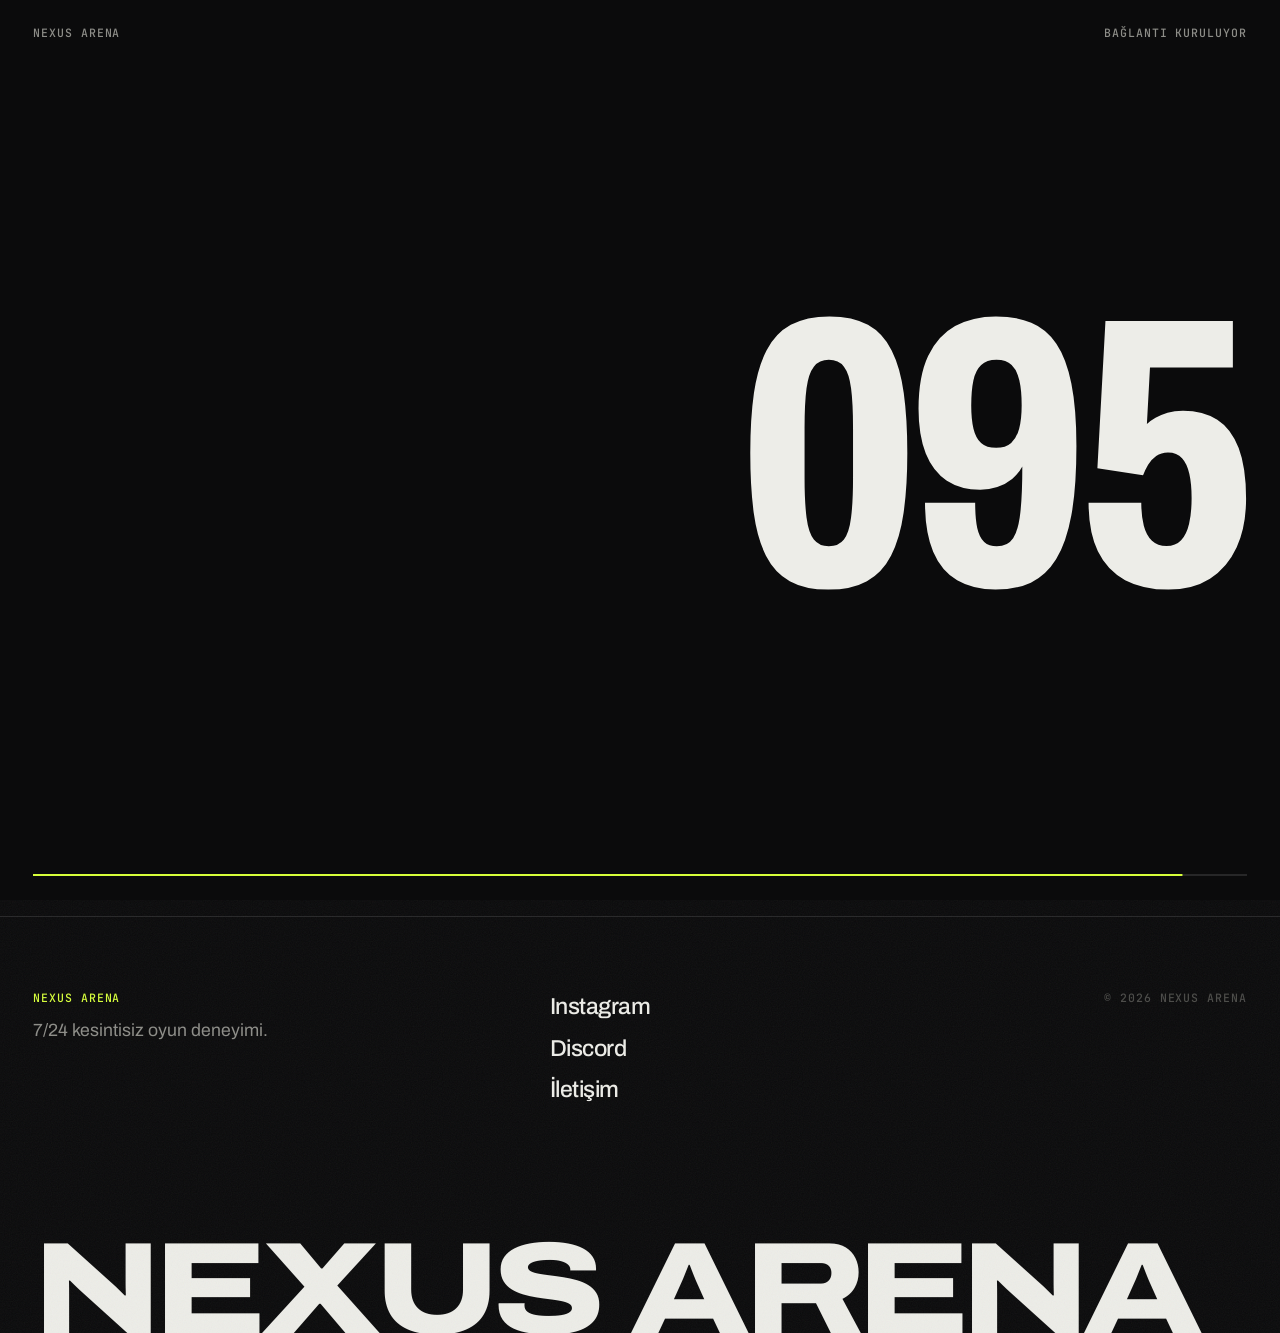
<file: nexus-arena-rezervasyon.html>
<!doctype html>
<html lang="tr">
  <head>
    <meta charset="utf-8" />
    <meta name="viewport" content="width=device-width, initial-scale=1.0" />
    <meta name="theme-color" content="#0b0b0c" />
    <title>Rezervasyon durumu · Nexus Arena</title>
    <meta name="robots" content="noindex, nofollow" />
    <meta
      name="description"
      content="Sıradan bir internet kafe değil. Espor seviyesinde donanım, fiber altyapı ve premium bir atmosferle oyun deneyimini zirveye taşı."
    />
    <meta property="og:type" content="website" />
    <meta property="og:site_name" content="Nexus Arena" />
    <meta property="og:title" content="Rezervasyon durumu · Nexus Arena" />
    <meta
      property="og:description"
      content="Sıradan bir internet kafe değil. Espor seviyesinde donanım, fiber altyapı ve premium bir atmosferle oyun deneyimini zirveye taşı."
    />
    <meta property="og:locale" content="tr_TR" />
    <meta name="twitter:card" content="summary" />
    <link rel="icon" href="assets/img/projeler/nexus-arena.svg" type="image/svg+xml" />
    <link rel="preconnect" href="https://fonts.googleapis.com" />
    <link rel="preconnect" href="https://fonts.gstatic.com" crossorigin />
    <link
      rel="stylesheet"
      href="https://fonts.googleapis.com/css2?family=Archivo:wdth,wght@62..125,300..900&family=JetBrains+Mono:wght@400;500&display=swap"
    />
    <link rel="stylesheet" href="assets/css/projeler/nexus-arena/core.css" />
    <link rel="stylesheet" href="assets/css/projeler/nexus-arena/site.css" />

    <!-- Asıl uygulama: ASP.NET Core Razor Pages. Bu demo aynı arayüzü statik olarak sunar;
         içerik ve rezervasyonlar tarayıcıdaki ortak demo verisinden gelir (admin paneliyle paylaşılır). -->
    <script src="assets/js/projeler/nexus-arena/boot.js"></script>
    <script src="assets/vendor/gsap-3.15.0/gsap.min.js" defer></script>
    <script src="assets/vendor/gsap-3.15.0/ScrollTrigger.min.js" defer></script>
    <script src="assets/vendor/gsap-3.15.0/SplitText.min.js" defer></script>
    <script src="assets/vendor/lenis-1.3.26/lenis.min.js" defer></script>
    <script type="module" src="assets/js/projeler/nexus-arena/site.js"></script>
  </head>
  <body data-page="status">
    <a class="skip-link" href="#icerik">İçeriğe geç</a>
    <div class="loader" data-loader aria-hidden="true">
      <div class="loader__row mono">
        <span>Nexus Arena</span>
        <span>Bağlantı kuruluyor</span>
      </div>
      <div class="loader__count" data-loader-count>000</div>
      <div class="loader__bar"><span data-loader-bar></span></div>
    </div>
    <header class="site-header" data-header>
      <a class="brand" href="index.html" aria-label="Nexus Arena ana sayfa">
        <span class="brand__mark" aria-hidden="true"></span>
        <span>Nexus<span class="brand__slash">/</span>Arena</span>
      </a>
      <nav class="site-nav" aria-label="Ana menü">
        <a href="index.html#sistemler"><span>01</span>Sistemler</a>
        <a href="index.html#oyunlar"><span>02</span>Oyunlar</a>
        <a href="index.html#fiyatlar"><span>03</span>Fiyatlar</a>
        <a href="index.html#rezervasyon"><span>04</span>Rezervasyon</a>
      </nav>
      <p class="header-status mono">
        <span class="pulse" aria-hidden="true"></span>
        <span><strong>40</strong> PC boş</span>
      </p>
      <a class="btn btn--volt header-cta" href="index.html#rezervasyon" data-magnetic>
        <span class="roll" data-text="Yer ayırt"><span>Yer ayırt</span></span>
      </a>
      <button
        class="menu-toggle"
        type="button"
        aria-expanded="false"
        aria-controls="site-menu"
        data-menu-toggle
      >
        <span class="sr-only">Menüyü aç</span>
        <span class="menu-toggle__lines" aria-hidden="true"><span></span><span></span></span>
      </button>
    </header>
    <div class="site-menu" id="site-menu" data-menu hidden>
      <nav class="site-menu__nav" aria-label="Mobil menü">
        <ol>
          <li>
            <a href="index.html#sistemler">
              <span class="site-menu__index mono">01</span>
              <span class="site-menu__mask"
                ><span class="site-menu__label" data-menu-link>Sistemler</span></span
              >
            </a>
          </li>
          <li>
            <a href="index.html#oyunlar">
              <span class="site-menu__index mono">02</span>
              <span class="site-menu__mask"
                ><span class="site-menu__label" data-menu-link>Oyunlar</span></span
              >
            </a>
          </li>
          <li>
            <a href="index.html#fiyatlar">
              <span class="site-menu__index mono">03</span>
              <span class="site-menu__mask"
                ><span class="site-menu__label" data-menu-link>Fiyatlar</span></span
              >
            </a>
          </li>
          <li>
            <a href="index.html#rezervasyon">
              <span class="site-menu__index mono">04</span>
              <span class="site-menu__mask"
                ><span class="site-menu__label" data-menu-link>Rezervasyon</span></span
              >
            </a>
          </li>
        </ol>
      </nav>
      <div class="site-menu__foot">
        <p class="mono"><span class="pulse" aria-hidden="true"></span> 40 / 40 PC boş</p>
        <ul class="site-menu__links">
          <li><a href="#">Instagram</a></li>
          <li><a href="#">Discord</a></li>
          <li><a href="#">İletişim</a></li>
        </ul>
      </div>
    </div>
    <main id="icerik">
      <section class="section ticket-page">
        <p class="ticket-page__eyebrow mono">Rezervasyon</p>
        <h1 class="ticket-page__title is-muted">Durum yükleniyor</h1>
        <p class="ticket-page__text">
          Rezervasyon durumu JavaScript ile gösterilir. Tarayıcında JavaScript'i açıp sayfayı
          yenile.
        </p>
      </section>
    </main>
    <footer class="site-footer">
      <div class="footer-top">
        <div class="footer-brand">
          <p class="mono">Nexus Arena</p>
          <p>7/24 kesintisiz oyun deneyimi.</p>
        </div>
        <ul class="footer-links">
          <li>
            <a href="#" class="link-roll">
              <span class="roll" data-text="Instagram"><span>Instagram</span></span>
            </a>
          </li>
          <li>
            <a href="#" class="link-roll">
              <span class="roll" data-text="Discord"><span>Discord</span></span>
            </a>
          </li>
          <li>
            <a href="#" class="link-roll">
              <span class="roll" data-text="İletişim"><span>İletişim</span></span>
            </a>
          </li>
        </ul>
        <p class="footer-copy mono">© 2026 Nexus Arena</p>
      </div>
      <div class="footer-mark" aria-hidden="true" style="--chars: 11">Nexus Arena</div>
    </footer>
    <div class="cursor" data-cursor aria-hidden="true"><span class="cursor__ring"></span></div>
  </body>
</html>
</file>
<file: assets/css/projeler/nexus-arena/core.css>
/* ==========================================================================
   NEXUS ARENA · Ortak tasarım sistemi
   Site ve admin paneli birlikte kullanır: renkler, yazı tipleri, temel parçalar.
   ========================================================================== */

:root {
  --bg: #0b0b0c;
  --bg-raise: #131315;
  --ink: #edede8;
  --ink-dim: #8d8d88;
  --ink-faint: #4b4b48;
  --line: rgb(237 237 232 / 0.12);
  --volt: #d7ff3a;
  --volt-ink: #0b0b0c;

  --font-body: 'Archivo', system-ui, sans-serif;
  --font-mono: 'JetBrains Mono', ui-monospace, 'SFMono-Regular', Consolas, monospace;

  --gutter: clamp(16px, 2.6vw, 40px);
  --gap: clamp(16px, 2vw, 32px);
  --header-h: 72px;

  --ease-out: cubic-bezier(0.16, 1, 0.3, 1);
  --ease-in-out: cubic-bezier(0.83, 0, 0.17, 1);

  color-scheme: dark;
}

/* ---------- Temel ---------- */

*,
*::before,
*::after {
  box-sizing: border-box;
}

html {
  -webkit-text-size-adjust: 100%;
  text-size-adjust: 100%;
}

body {
  margin: 0;
  background: var(--bg);
  color: var(--ink);
  font-family: var(--font-body);
  font-size: clamp(1rem, 0.96rem + 0.18vw, 1.125rem);
  line-height: 1.55;
  -webkit-font-smoothing: antialiased;
  -moz-osx-font-smoothing: grayscale;
  overflow-x: clip;
}

h1,
h2,
h3,
h4,
p,
dl,
dd,
figure {
  margin: 0;
}
ul,
ol {
  list-style: none;
  margin: 0;
  padding: 0;
}
a {
  color: inherit;
  text-decoration: none;
}
img,
svg,
canvas {
  display: block;
  max-width: 100%;
}
code {
  font-family: var(--font-mono);
}

::selection {
  background: var(--volt);
  color: var(--volt-ink);
}

:focus-visible {
  outline: 2px solid var(--volt);
  outline-offset: 4px;
  border-radius: 2px;
}

.mono {
  font-family: var(--font-mono);
  font-size: 0.72rem;
  font-weight: 500;
  letter-spacing: 0.08em;
  text-transform: uppercase;
}

.sr-only {
  position: absolute;
  width: 1px;
  height: 1px;
  padding: 0;
  margin: -1px;
  overflow: hidden;
  clip: rect(0 0 0 0);
  white-space: nowrap;
  border: 0;
}

.skip-link {
  position: fixed;
  top: 12px;
  left: 12px;
  z-index: 300;
  padding: 10px 16px;
  background: var(--volt);
  color: var(--volt-ink);
  border-radius: 999px;
  font-weight: 600;
  transform: translateY(-200%);
  transition: transform 0.3s var(--ease-out);
}
.skip-link:focus-visible {
  transform: none;
}

/* ---------- Ortak parçalar ---------- */

.pulse {
  display: inline-block;
  flex-shrink: 0;
  width: 7px;
  height: 7px;
  border-radius: 50%;
  background: var(--volt);
  box-shadow: 0 0 0 0 rgb(215 255 58 / 0.55);
  animation: pulse 2.2s var(--ease-out) infinite;
}

@keyframes pulse {
  0% {
    box-shadow: 0 0 0 0 rgb(215 255 58 / 0.55);
  }
  70%,
  100% {
    box-shadow: 0 0 0 9px rgb(215 255 58 / 0);
  }
}

.btn {
  position: relative;
  isolation: isolate;
  overflow: hidden;
  display: inline-flex;
  align-items: center;
  gap: 12px;
  height: 44px;
  padding: 0 20px;
  border: 0;
  border-radius: 999px;
  font: 600 0.9rem/1 var(--font-body);
  cursor: pointer;
  white-space: nowrap;
}

.btn--volt {
  background: var(--volt);
  color: var(--volt-ink);
}

.btn--volt::before {
  content: '';
  position: absolute;
  inset: 0;
  z-index: -1;
  border-radius: inherit;
  background: var(--ink);
  transform: translateY(101%);
  transition: transform 0.55s var(--ease-out);
}

.btn--volt:hover::before {
  transform: translateY(0);
}

.btn--lg {
  height: 58px;
  padding: 0 30px;
  font-size: 1rem;
}

.btn__icon {
  width: 18px;
  height: 18px;
  fill: none;
  stroke: currentColor;
  stroke-width: 2;
  transition: transform 0.55s var(--ease-out);
}

.btn:hover .btn__icon {
  transform: translateX(4px);
}

/* Üzerine gelince yazı yukarı kayar, kopyası alttan gelir.
   Kullanım: <span class="roll" data-text="Metin"><span>Metin</span></span> */
.roll {
  position: relative;
  display: inline-block;
  overflow: hidden;
  line-height: 1.25;
  vertical-align: middle;
}

.roll > span,
.roll::after {
  display: block;
  transition: transform 0.55s var(--ease-out);
}

.roll::after {
  content: attr(data-text);
  position: absolute;
  inset: 0;
  transform: translateY(100%);
}

:is(a, button):hover > .roll > span {
  transform: translateY(-100%);
}
:is(a, button):hover > .roll::after {
  transform: translateY(0);
}

.link-roll {
  display: inline-flex;
  align-items: center;
  font-weight: 500;
}
.link-roll--muted {
  color: var(--ink-dim);
  transition: color 0.3s;
}
.link-roll--muted:hover {
  color: var(--ink);
}

/* ---------- Logo ---------- */

.brand {
  display: inline-flex;
  align-items: center;
  gap: 10px;
  font-weight: 800;
  font-stretch: 125%;
  font-size: 0.95rem;
  letter-spacing: -0.01em;
  text-transform: uppercase;
}

.brand__mark {
  width: 12px;
  height: 12px;
  background: var(--volt);
  clip-path: polygon(0 0, 100% 0, 100% 100%, 0 100%, 0 70%, 30% 70%, 30% 30%, 0 30%);
}

.brand__slash {
  color: var(--volt);
  margin: 0 1px;
}

@media (prefers-reduced-motion: reduce) {
  .pulse {
    animation: none;
  }
  * {
    transition-duration: 0.01ms !important;
  }
}
</file>
<file: assets/css/projeler/nexus-arena/site.css>
/* ==========================================================================
   NEXUS ARENA · Ziyaretçi sitesi
   Ortak parçalar core.css içinde.
   ========================================================================== */

/* ---------- Doku ve kaydırma ---------- */

/* Film greni: tüm sayfanın üstünde çok hafif bir doku. */
body::after {
  content: '';
  position: fixed;
  inset: -50%;
  z-index: 90;
  pointer-events: none;
  opacity: 0.055;
  background-image: url("data:image/svg+xml,%3Csvg xmlns='http://www.w3.org/2000/svg' width='180' height='180'%3E%3Cfilter id='n'%3E%3CfeTurbulence type='fractalNoise' baseFrequency='.85' numOctaves='3' stitchTiles='stitch'/%3E%3C/filter%3E%3Crect width='100%25' height='100%25' filter='url(%23n)'/%3E%3C/svg%3E");
  animation: grain 1.1s steps(6) infinite;
}

@keyframes grain {
  0% {
    transform: translate(0, 0);
  }
  20% {
    transform: translate(-4%, 3%);
  }
  40% {
    transform: translate(3%, -5%);
  }
  60% {
    transform: translate(-6%, -2%);
  }
  80% {
    transform: translate(5%, 4%);
  }
  100% {
    transform: translate(0, 0);
  }
}

/* Lenis (yumuşak kaydırma) için gerekli kurallar */
html.lenis,
html.lenis body {
  height: auto;
}
.lenis.lenis-smooth {
  scroll-behavior: auto !important;
}
.lenis.lenis-stopped {
  overflow: clip;
}

/* ---------- Açılış ekranı ---------- */

.loader {
  display: none;
}

.js .loader {
  position: fixed;
  inset: 0;
  z-index: 200;
  display: flex;
  flex-direction: column;
  justify-content: space-between;
  padding: 24px var(--gutter);
  background: var(--bg);
  clip-path: inset(0% 0% 0% 0%);
}

.loader__row {
  display: flex;
  justify-content: space-between;
  color: var(--ink-dim);
}

.loader__count {
  align-self: flex-end;
  font-weight: 800;
  font-stretch: 70%;
  font-size: clamp(7rem, 30vw, 26rem);
  line-height: 0.8;
  letter-spacing: -0.03em;
  font-variant-numeric: tabular-nums;
}

.loader__bar {
  height: 2px;
  background: var(--line);
}

.loader__bar span {
  display: block;
  height: 100%;
  background: var(--volt);
  transform: scaleX(0);
  transform-origin: left;
}

/* ---------- Üst menü ---------- */

.site-header {
  position: fixed;
  inset: 0 0 auto;
  z-index: 50;
  display: flex;
  align-items: center;
  gap: 28px;
  height: var(--header-h);
  padding: 0 var(--gutter);
  border-bottom: 1px solid transparent;
  transition:
    transform 0.7s var(--ease-out),
    background-color 0.4s,
    border-color 0.4s,
    backdrop-filter 0.4s;
}

.site-header.is-scrolled {
  background: rgb(11 11 12 / 0.7);
  border-color: var(--line);
  backdrop-filter: blur(16px);
  -webkit-backdrop-filter: blur(16px);
}

.site-header.is-hidden {
  transform: translateY(-100%);
}

.site-nav {
  display: flex;
  gap: 28px;
  margin-left: auto;
}

.site-nav a {
  display: inline-flex;
  align-items: baseline;
  gap: 6px;
  font-size: 0.9rem;
  color: var(--ink-dim);
  transition: color 0.3s;
}

.site-nav a span {
  font-family: var(--font-mono);
  font-size: 0.62rem;
  color: var(--ink-faint);
  transition: color 0.3s;
}
.site-nav a:hover {
  color: var(--ink);
}
.site-nav a:hover span {
  color: var(--volt);
}

.header-status {
  display: flex;
  align-items: center;
  gap: 8px;
  color: var(--ink-dim);
}
.header-status strong {
  color: var(--ink);
  font-weight: 500;
}

/* ---------- Hero ---------- */

.hero {
  position: relative;
  display: flex;
  min-height: 100svh;
  padding: calc(var(--header-h) + 20px) var(--gutter) 28px;
  overflow: hidden;
}

.hero__field {
  position: absolute;
  inset: 0;
  z-index: 0;
  width: 100%;
  height: 100%;
}

/* WebGL yoksa da boş görünmesin */
.hero::before {
  content: '';
  position: absolute;
  inset: 0;
  background: radial-gradient(70% 55% at 50% 75%, rgb(215 255 58 / 0.08), transparent 70%);
}

.hero__veil {
  position: absolute;
  inset: 0;
  z-index: 1;
  pointer-events: none;
  background:
    linear-gradient(
      to bottom,
      var(--bg) 0%,
      rgb(11 11 12 / 0) 26%,
      rgb(11 11 12 / 0) 62%,
      rgb(11 11 12 / 0.85) 92%,
      var(--bg) 100%
    ),
    radial-gradient(120% 90% at 50% 60%, transparent 55%, rgb(11 11 12 / 0.9) 100%);
}

.hero__inner {
  position: relative;
  z-index: 2;
  flex: 1;
  display: grid;
  grid-template-rows: auto 1fr auto;
  gap: 32px;
}

.hero__top {
  display: flex;
  justify-content: space-between;
  gap: 24px;
  color: var(--ink-dim);
}

.hero__scroll {
  display: inline-flex;
  align-items: center;
  gap: 10px;
}

.hero__scroll span {
  position: relative;
  width: 40px;
  height: 1px;
  overflow: hidden;
  background: var(--line);
}

.hero__scroll span::after {
  content: '';
  position: absolute;
  inset: 0;
  background: var(--volt);
  animation: scroll-hint 2.4s var(--ease-in-out) infinite;
}

@keyframes scroll-hint {
  0% {
    transform: translateX(-100%);
  }
  50% {
    transform: translateX(0);
  }
  100% {
    transform: translateX(100%);
  }
}

.hero__title {
  align-self: center;
  display: flex;
  flex-direction: column;
  font-weight: 800;
  font-stretch: 125%;
  font-size: clamp(2.6rem, 10.2vw, 14rem);
  line-height: 0.9;
  letter-spacing: -0.045em;
  text-transform: uppercase;
}

.hero__line {
  display: block;
}

/* Giriş animasyonunda harfler satır maskesinin altından yükselir.
   Geniş dikey boşluk Ü, Ş, İ gibi harflerin işaretleri kesilmesin diye. */
.hero__title .split-line-mask {
  padding-block: 0.22em;
  margin-block: -0.22em;
}

.hero__line--end {
  align-self: flex-end;
  text-align: right;
  color: var(--volt);
}

.js .hero__title {
  visibility: hidden;
}

.hero__foot {
  display: grid;
  grid-template-columns: minmax(0, 1fr) auto;
  align-items: end;
  gap: 32px 64px;
}

.hero__copy {
  display: grid;
  gap: 28px;
  max-width: 460px;
}

.hero__lead {
  color: var(--ink-dim);
  max-width: 38ch;
}

.hero__actions {
  display: flex;
  align-items: center;
  gap: 28px;
  flex-wrap: wrap;
}

.hud {
  display: grid;
  grid-template-columns: repeat(var(--hud-items, 4), minmax(110px, 1fr));
  gap: 0 18px;
  min-width: min(580px, 100%);
}

.hud__item {
  padding-top: 12px;
  border-top: 1px solid var(--line);
}

.hud dt {
  display: flex;
  align-items: center;
  gap: 8px;
  font-family: var(--font-mono);
  font-size: 0.64rem;
  letter-spacing: 0.08em;
  text-transform: uppercase;
  color: var(--ink-dim);
}

.hud dd {
  margin-top: 6px;
  font-family: var(--font-mono);
  font-size: 1.05rem;
  font-variant-numeric: tabular-nums;
}

.hud__dim {
  color: var(--ink-faint);
}

/* ---------- Bölüm başlıkları ---------- */

.section {
  position: relative;
  padding: clamp(110px, 14vw, 220px) var(--gutter);
}

.section-head {
  display: grid;
  grid-template-columns: repeat(12, minmax(0, 1fr));
  gap: 28px var(--gap);
  margin-bottom: clamp(56px, 9vw, 140px);
}

.section-head__index {
  grid-column: 1 / span 2;
  color: var(--volt);
  padding-top: 0.9em;
}

.section-title {
  grid-column: 3 / -1;
  font-weight: 800;
  font-stretch: 125%;
  font-size: clamp(2.4rem, 7.4vw, 8.5rem);
  line-height: 0.88;
  letter-spacing: -0.045em;
  text-transform: uppercase;
}

.section-intro {
  grid-column: 8 / -1;
  max-width: 44ch;
  color: var(--ink-dim);
}

/* SplitText satır maskeleri: aksanlar kesilmesin */
.split-line-mask {
  padding-block: 0.1em;
  margin-block: -0.1em;
}

/* ---------- Donanım ---------- */

.tier {
  display: grid;
  grid-template-columns: minmax(0, 5fr) minmax(0, 7fr);
  gap: 0 var(--gap);
  border-top: 1px solid var(--line);
}

.tier + .tier {
  margin-top: clamp(80px, 10vw, 160px);
}

.tier__stage-inner {
  position: sticky;
  top: var(--header-h);
  display: flex;
  flex-direction: column;
  justify-content: center;
  gap: 22px;
  height: calc(100svh - var(--header-h));
  padding: 40px 0;
}

.tier__label {
  display: flex;
  align-items: center;
  gap: 10px;
  color: var(--volt);
}

.tier__dot {
  width: 8px;
  height: 8px;
  background: var(--volt);
  transform: rotate(45deg);
}

.tier__name {
  font-weight: 700;
  font-stretch: 125%;
  font-size: clamp(1.25rem, 2vw, 2rem);
  letter-spacing: -0.02em;
  text-transform: uppercase;
}

.tier__readout {
  display: grid;
  gap: 14px;
  margin-block: auto;
}

.tier__figure {
  font-weight: 800;
  font-stretch: 66%;
  font-size: clamp(3.5rem, 8.6vw, 11rem);
  line-height: 0.82;
  letter-spacing: -0.02em;
  white-space: nowrap;
}

.tier__detail {
  color: var(--ink-dim);
  font-size: 0.8rem;
  text-transform: none;
}

.tier__meter {
  width: 100%;
  max-width: 380px;
  height: 2px;
  background: var(--line);
}

.tier__meter span {
  display: block;
  height: 100%;
  background: var(--volt);
  transform: scaleX(var(--progress, 0.33));
  transform-origin: left;
  transition: transform 0.9s var(--ease-out);
}

.tier__count {
  color: var(--ink-dim);
  font-variant-numeric: tabular-nums;
}

.spec {
  display: flex;
  flex-direction: column;
  justify-content: center;
  gap: 18px;
  min-height: 78svh;
  padding: 56px 0;
  border-bottom: 1px solid var(--line);
  transition: opacity 0.7s var(--ease-out);
}

.spec:last-child {
  border-bottom: 0;
}

.spec__cat {
  color: var(--ink-dim);
}

.spec__figure {
  display: none;
}

.spec__title {
  font-weight: 700;
  font-size: clamp(1.7rem, 3.4vw, 3.4rem);
  line-height: 1.02;
  letter-spacing: -0.03em;
  max-width: 16ch;
}

.spec__desc {
  max-width: 42ch;
  color: var(--ink-dim);
}

/* JS etkinse kaydırırken sadece aktif kalem parlak görünür */
.tier.is-interactive .spec {
  opacity: 0.22;
}
.tier.is-interactive .spec.is-active {
  opacity: 1;
}

.gear {
  display: grid;
  grid-template-columns: repeat(12, minmax(0, 1fr));
  gap: 28px var(--gap);
  margin-top: clamp(96px, 12vw, 180px);
  padding-top: 28px;
  border-top: 1px solid var(--line);
}

.gear__label {
  grid-column: 1 / span 4;
  color: var(--volt);
}

.gear__list {
  grid-column: 6 / -1;
  display: grid;
  grid-template-columns: repeat(2, minmax(0, 1fr));
  gap: var(--gap);
}

.gear__item {
  display: grid;
  gap: 10px;
  align-content: start;
}
.gear__item .mono {
  color: var(--ink-dim);
}

.gear__name {
  font-weight: 700;
  font-size: clamp(1.4rem, 2.4vw, 2.3rem);
  line-height: 1.05;
  letter-spacing: -0.03em;
}

.gear__detail {
  color: var(--ink-dim);
}

/* ---------- Oyunlar ---------- */

.games {
  padding-inline: 0;
  overflow: hidden;
}
.games .section-head {
  padding-inline: var(--gutter);
}

.marquee {
  overflow: hidden;
  padding-block: clamp(10px, 1.6vw, 22px);
  border-top: 1px solid var(--line);
}

.marquee + .marquee {
  border-bottom: 1px solid var(--line);
}

.marquee__track {
  display: flex;
  width: max-content;
  will-change: transform;
}

.marquee__group {
  display: flex;
  flex-shrink: 0;
}

.marquee__item {
  display: inline-flex;
  align-items: center;
  gap: 0.4em;
  padding-right: 0.4em;
  font-weight: 800;
  font-stretch: 125%;
  font-size: clamp(2.8rem, 8.6vw, 10rem);
  line-height: 1.05;
  letter-spacing: -0.045em;
  text-transform: uppercase;
  white-space: nowrap;
}

.marquee__item > span {
  transition:
    color 0.35s,
    -webkit-text-stroke-color 0.35s;
}
.marquee__item:hover > span {
  color: var(--volt);
}

.marquee--outline .marquee__item {
  font-stretch: 66%;
  letter-spacing: -0.01em;
}

.marquee--outline .marquee__item > span {
  color: transparent;
  -webkit-text-stroke: 1.5px rgb(237 237 232 / 0.4);
}

.marquee--outline .marquee__item:hover > span {
  color: var(--volt);
  -webkit-text-stroke-color: var(--volt);
}

.marquee__sep {
  flex-shrink: 0;
  width: 0.14em;
  height: 0.14em;
  background: var(--volt);
  transform: rotate(45deg);
}

/* ---------- Fiyatlar ---------- */

.price-grid {
  display: grid;
  grid-template-columns: repeat(auto-fit, minmax(min(100%, 420px), 1fr));
  border-top: 1px solid var(--line);
}

.price-card {
  display: grid;
  align-content: start;
  gap: 28px;
  padding: clamp(28px, 4vw, 56px) clamp(0px, 3vw, 48px) clamp(28px, 4vw, 56px) 0;
}

.price-card + .price-card {
  padding-left: clamp(0px, 3vw, 48px);
  border-left: 1px solid var(--line);
}

.price-card__label {
  display: flex;
  align-items: center;
  gap: 10px;
  color: var(--volt);
}

.price-card__name {
  margin-top: 12px;
  font-weight: 700;
  font-stretch: 125%;
  font-size: clamp(1.25rem, 2vw, 2rem);
  letter-spacing: -0.02em;
  text-transform: uppercase;
}

.price-card__rate {
  display: flex;
  align-items: baseline;
  gap: 14px;
  flex-wrap: wrap;
}

.price-card__figure {
  font-weight: 800;
  font-stretch: 66%;
  font-size: clamp(5rem, 12vw, 13rem);
  line-height: 0.8;
  letter-spacing: -0.02em;
  font-variant-numeric: tabular-nums;
}

.price-card__unit {
  color: var(--ink-dim);
}

.price-card__subhead {
  color: var(--ink-dim);
  padding-bottom: 4px;
}

.packages {
  border-top: 1px solid var(--line);
}

.package {
  position: relative;
  display: flex;
  align-items: baseline;
  gap: 14px;
  padding: 18px 0;
  border-bottom: 1px solid var(--line);
  transition: padding 0.5s var(--ease-out);
}

/* Üzerine gelince satır volt bir çizgiyle vurgulanır ve hafifçe içeri kayar */
.package::before {
  content: '';
  position: absolute;
  left: 0;
  bottom: -1px;
  width: 100%;
  height: 1px;
  background: var(--volt);
  transform: scaleX(0);
  transform-origin: left;
  transition: transform 0.6s var(--ease-out);
}

.package:hover {
  padding-left: 10px;
}
.package:hover::before {
  transform: scaleX(1);
}

.package__name {
  font-weight: 600;
  font-size: clamp(1.05rem, 1.4vw, 1.3rem);
  letter-spacing: -0.01em;
}

.package__leader {
  flex: 1;
  min-width: 24px;
  border-bottom: 1px dotted var(--ink-faint);
  transform: translateY(-4px);
}

.package__duration {
  color: var(--ink-dim);
}

.package__saving {
  padding: 3px 8px;
  border-radius: 999px;
  background: rgb(215 255 58 / 0.12);
  color: var(--volt);
  font-size: 0.64rem;
}

.package__price {
  font-weight: 800;
  font-stretch: 66%;
  font-size: clamp(1.8rem, 2.6vw, 2.6rem);
  line-height: 1;
  font-variant-numeric: tabular-nums;
  transition: color 0.3s;
}

.package:hover .package__price {
  color: var(--volt);
}

/* ---------- Rezervasyon ---------- */

/* overflow: hidden, sağdaki özet kartının yapışkan (sticky) davranışını bozar; clip bozmaz. */
.booking {
  --danger: #ff6f5e;
  overflow-x: clip;
}

.booking::before {
  content: '';
  position: absolute;
  inset: 0 -10% auto;
  height: 80%;
  z-index: -1;
  background: radial-gradient(45% 50% at 70% 30%, rgb(215 255 58 / 0.06), transparent 70%);
  pointer-events: none;
}

.booking__head {
  display: grid;
  grid-template-columns: repeat(12, minmax(0, 1fr));
  gap: 28px var(--gap);
  align-items: end;
  margin-bottom: clamp(56px, 8vw, 120px);
}

.booking__index {
  grid-column: 1 / -1;
  color: var(--volt);
}

.booking__title {
  grid-column: 1 / span 8;
  display: flex;
  flex-direction: column;
  font-weight: 800;
  font-stretch: 125%;
  font-size: clamp(3.6rem, 13vw, 15rem);
  line-height: 0.82;
  letter-spacing: -0.055em;
  text-transform: uppercase;
}

.booking__title span:last-child {
  padding-left: 0.55em;
  color: transparent;
  -webkit-text-stroke: 1.5px var(--ink);
}

.booking__intro {
  grid-column: 9 / -1;
  max-width: 34ch;
  color: var(--ink-dim);
  padding-bottom: 0.6em;
}

.booking-form {
  display: grid;
  grid-template-columns: minmax(0, 1fr) minmax(320px, 400px);
  gap: clamp(40px, 6vw, 96px);
  align-items: start;
}

.booking-form__steps {
  display: grid;
  gap: clamp(40px, 5vw, 64px);
  min-width: 0;
}

.booking-step {
  display: grid;
  gap: 18px;
  min-width: 0;
  margin: 0;
  padding: 22px 0 0;
  border: 0;
  border-top: 1px solid var(--line);
}

/* Kayan legend, fieldset kenarlığını kesmeden normal bir başlık gibi yerleşir. */
.booking-step__legend {
  float: left;
  display: flex;
  align-items: baseline;
  gap: 14px;
  width: 100%;
  padding: 0;
  font-weight: 700;
  font-stretch: 125%;
  font-size: clamp(1.2rem, 1.9vw, 1.7rem);
  letter-spacing: -0.02em;
  text-transform: uppercase;
}

.booking-step__legend .mono {
  color: var(--volt);
}

.booking-step__hint {
  color: var(--ink-dim);
  font-size: 0.9rem;
}
.booking-step__hint strong {
  color: var(--ink);
  font-weight: 600;
}
.booking-step__hint.is-full {
  color: var(--danger);
}

/* Seçenek kartları: radyo düğmesi gizli ama klavyeyle seçilebilir. */
.booking-choice {
  position: relative;
  cursor: pointer;
}

.booking-choice input {
  position: absolute;
  width: 1px;
  height: 1px;
  opacity: 0;
  pointer-events: none;
}

.booking-choice:has(input:focus-visible) {
  outline: 2px solid var(--volt);
  outline-offset: 3px;
}

.booking-tiers {
  display: grid;
  grid-template-columns: repeat(auto-fit, minmax(min(100%, 230px), 1fr));
  gap: 12px;
}

.booking-tier {
  display: grid;
  gap: 6px;
  padding: 20px 22px;
  border: 1px solid var(--line);
  border-radius: 16px;
  background: rgb(237 237 232 / 0.02);
  transition:
    border-color 0.3s,
    background-color 0.3s,
    transform 0.5s var(--ease-out);
}

.booking-tier::after {
  content: '';
  position: absolute;
  top: 20px;
  right: 20px;
  width: 16px;
  height: 16px;
  border: 1px solid var(--ink-faint);
  border-radius: 50%;
  transition:
    border-color 0.3s,
    box-shadow 0.3s,
    background-color 0.3s;
}

.booking-tier:hover {
  border-color: rgb(237 237 232 / 0.28);
}

.booking-tier:has(input:checked) {
  border-color: var(--volt);
  background: linear-gradient(150deg, rgb(215 255 58 / 0.1), transparent 70%);
}

.booking-tier:has(input:checked)::after {
  border-color: var(--volt);
  background: var(--volt);
  box-shadow: inset 0 0 0 3px var(--bg);
}

.booking-tier__label {
  color: var(--volt);
  padding-right: 28px;
}
.booking-tier__name {
  font-weight: 700;
  font-stretch: 112%;
  font-size: 1.35rem;
  letter-spacing: -0.02em;
}
.booking-tier__meta {
  color: var(--ink-dim);
}

.booking-days {
  display: grid;
  grid-template-columns: repeat(7, minmax(0, 1fr));
  gap: 8px;
}

.booking-day {
  display: grid;
  justify-items: center;
  gap: 4px;
  padding: 14px 6px 12px;
  border: 1px solid var(--line);
  border-radius: 14px;
  text-align: center;
  transition:
    border-color 0.3s,
    background-color 0.3s,
    color 0.3s;
}

.booking-day:hover {
  border-color: rgb(237 237 232 / 0.28);
}

.booking-day__name,
.booking-day__month {
  color: var(--ink-dim);
  font-size: 0.6rem;
  transition: color 0.3s;
}

.booking-day__num {
  font-weight: 800;
  font-stretch: 66%;
  font-size: 2.3rem;
  line-height: 1;
  font-variant-numeric: tabular-nums;
}

.booking-day:has(input:checked) {
  border-color: var(--volt);
  background: var(--volt);
  color: var(--volt-ink);
}
.booking-day:has(input:checked) :is(.booking-day__name, .booking-day__month) {
  color: var(--volt-ink);
}

.booking-day:has(input:disabled) {
  opacity: 0.35;
  cursor: not-allowed;
}
.booking-day:has(input:disabled):hover {
  border-color: var(--line);
}

.booking-pair {
  display: grid;
  grid-template-columns: repeat(2, minmax(0, 1fr));
  gap: 16px;
}

.booking-field {
  display: grid;
  gap: 8px;
  align-content: start;
  min-width: 0;
}
.booking-field__label {
  color: var(--ink-dim);
}
.booking-field__label em {
  font-style: normal;
  text-transform: none;
  letter-spacing: 0;
  color: var(--ink-faint);
}

.booking-input {
  width: 100%;
  height: 58px;
  padding: 0 18px;
  border: 1px solid var(--line);
  border-radius: 14px;
  background: rgb(237 237 232 / 0.03);
  color: var(--ink);
  font: 500 1.05rem var(--font-body);
  transition:
    border-color 0.25s,
    box-shadow 0.25s,
    background-color 0.25s;
}

.booking-input::placeholder {
  color: var(--ink-faint);
}
.booking-input:hover {
  border-color: rgb(237 237 232 / 0.28);
}
.booking-input:focus {
  outline: none;
  border-color: var(--volt);
  box-shadow: 0 0 0 3px rgb(215 255 58 / 0.14);
  background: rgb(237 237 232 / 0.05);
}
.booking-input.input-validation-error {
  border-color: var(--danger);
}
.booking-input--area {
  height: auto;
  min-height: 104px;
  padding: 14px 18px;
  line-height: 1.5;
  resize: vertical;
}

.booking-select {
  position: relative;
  display: block;
}

.booking-select::after {
  content: '';
  position: absolute;
  top: 50%;
  right: 20px;
  width: 8px;
  height: 8px;
  border-right: 1.5px solid var(--ink-dim);
  border-bottom: 1.5px solid var(--ink-dim);
  transform: translateY(-70%) rotate(45deg);
  pointer-events: none;
}

.booking-select select {
  appearance: none;
  padding-right: 48px;
  font-family: var(--font-mono);
  font-variant-numeric: tabular-nums;
  cursor: pointer;
}

.booking-select option {
  background: var(--bg-raise);
  color: var(--ink);
}
.booking-select option:disabled {
  color: var(--ink-faint);
}

.booking-error {
  color: var(--danger);
  font-size: 0.86rem;
}
.booking-error:empty {
  display: none;
}

.booking-alert {
  padding: 14px 18px;
  border: 1px solid rgb(255 111 94 / 0.4);
  border-radius: 14px;
  background: rgb(255 111 94 / 0.08);
  color: #ffc2ba;
}

/* Bot tuzağı */
.booking-trap {
  position: absolute;
  left: -10000px;
  width: 1px;
  height: 1px;
  overflow: hidden;
}

/* Talep özeti: bilet görünümünde, kaydırırken yanda sabit */
.booking-ticket {
  position: sticky;
  top: calc(var(--header-h) + 24px);
  display: grid;
  gap: 22px;
  padding: 28px;
  border: 1px solid var(--line);
  border-radius: 24px;
  background: linear-gradient(160deg, rgb(215 255 58 / 0.07), transparent 55%), var(--bg-raise);
}

.booking-ticket::before,
.booking-ticket::after {
  content: '';
  position: absolute;
  top: 64px;
  width: 22px;
  height: 22px;
  border: 1px solid var(--line);
  border-radius: 50%;
  background: var(--bg);
}

.booking-ticket::before {
  left: -12px;
  clip-path: inset(0 0 0 50%);
}
.booking-ticket::after {
  right: -12px;
  clip-path: inset(0 50% 0 0);
}

.booking-ticket__head {
  display: flex;
  justify-content: space-between;
  gap: 12px;
  padding-bottom: 20px;
  border-bottom: 1px dashed var(--line);
  color: var(--ink-dim);
}
.booking-ticket__free {
  color: var(--volt);
}
.booking-ticket__free.is-full {
  color: var(--danger);
}

.booking-ticket__rows {
  display: grid;
}
.booking-ticket__rows div {
  display: flex;
  justify-content: space-between;
  align-items: baseline;
  gap: 16px;
  padding: 12px 0;
  border-bottom: 1px solid var(--line);
}
.booking-ticket__rows dt {
  color: var(--ink-dim);
  flex-shrink: 0;
}
.booking-ticket__rows dd {
  font-weight: 600;
  text-align: right;
  font-variant-numeric: tabular-nums;
}

.booking-ticket__price {
  border-bottom: 0 !important;
}
.booking-ticket__price dd {
  font-weight: 800;
  font-stretch: 66%;
  font-size: 2.6rem;
  line-height: 1;
  color: var(--volt);
}

.booking-ticket__note {
  color: var(--ink-dim);
  font-size: 0.85rem;
}

.booking-submit {
  position: relative;
  justify-self: center;
  display: grid;
  place-items: center;
  width: 170px;
  aspect-ratio: 1;
  margin: 18px 0 6px;
  padding: 0;
  border: 0;
  border-radius: 50%;
  background: none;
  color: var(--volt-ink);
  font: inherit;
  cursor: pointer;
}

.booking-submit__ring {
  position: absolute;
  inset: -14%;
  width: 128%;
  height: 128%;
  max-width: none;
  animation: spin 22s linear infinite;
  fill: var(--ink-dim);
  font-family: var(--font-mono);
  font-size: 10.5px;
  letter-spacing: 0.2em;
  text-transform: uppercase;
}

.booking-submit__disc {
  display: grid;
  place-items: center;
  align-content: center;
  gap: 6px;
  width: 100%;
  height: 100%;
  border-radius: 50%;
  background: var(--volt);
  font-weight: 700;
  font-size: 0.92rem;
  line-height: 1.15;
  text-transform: uppercase;
  transition:
    transform 0.6s var(--ease-out),
    background-color 0.4s;
}

.booking-submit__disc svg {
  width: 24px;
  height: 24px;
  fill: none;
  stroke: currentColor;
  stroke-width: 2;
  transition: transform 0.6s var(--ease-out);
}

.booking-submit:hover .booking-submit__disc {
  transform: scale(0.92);
  background: var(--ink);
}
.booking-submit:hover .booking-submit__disc svg {
  transform: rotate(45deg);
}

.booking-submit.is-loading {
  cursor: progress;
}
.booking-submit.is-loading .booking-submit__disc {
  animation: booking-wait 1.1s var(--ease-in-out) infinite;
}
.booking-submit.is-loading .booking-submit__ring {
  animation-duration: 3s;
}

@keyframes spin {
  to {
    transform: rotate(360deg);
  }
}
@keyframes booking-wait {
  50% {
    transform: scale(0.88);
  }
}

.booking-closed {
  color: var(--ink-dim);
  max-width: 44ch;
}

/* Gönderim sonrası onay */
.booking-done {
  display: grid;
  grid-template-columns: minmax(0, 1.1fr) minmax(300px, 0.9fr);
  gap: 28px clamp(40px, 6vw, 96px);
  align-items: start;
  outline: none;
}

.booking-done > :not(.booking-done__ticket) {
  grid-column: 1;
}

.booking-done__eyebrow {
  display: flex;
  align-items: center;
  gap: 10px;
  color: var(--volt);
}

.booking-done__title {
  font-weight: 800;
  font-stretch: 125%;
  font-size: clamp(2.4rem, 6vw, 6rem);
  line-height: 0.92;
  letter-spacing: -0.045em;
}

.booking-done__lead {
  max-width: 46ch;
  color: var(--ink-dim);
}
.booking-done__lead strong {
  color: var(--ink);
  font-weight: 600;
  white-space: nowrap;
}

.booking-done__ticket {
  grid-column: 2;
  grid-row: 1 / span 5;
  display: grid;
  gap: 18px;
  padding: 28px;
  border: 1px solid var(--volt);
  border-radius: 24px;
  background: linear-gradient(160deg, rgb(215 255 58 / 0.1), transparent 60%), var(--bg-raise);
}

.booking-done__code {
  display: grid;
  gap: 10px;
  padding-bottom: 18px;
  border-bottom: 1px dashed var(--line);
}
.booking-done__code .mono {
  color: var(--ink-dim);
}

.booking-done__code strong {
  font-family: var(--font-mono);
  font-weight: 500;
  font-size: clamp(2.4rem, 4.4vw, 3.6rem);
  line-height: 1;
  letter-spacing: 0.12em;
  color: var(--volt);
}

.booking-done__rows {
  display: grid;
}
.booking-done__rows div {
  display: flex;
  justify-content: space-between;
  gap: 16px;
  padding: 11px 0;
  border-bottom: 1px solid var(--line);
}
.booking-done__rows div:last-child {
  border-bottom: 0;
}
.booking-done__rows dt {
  color: var(--ink-dim);
}
.booking-done__rows dd {
  font-weight: 600;
  text-align: right;
}

.booking-done__actions {
  display: flex;
  flex-wrap: wrap;
  align-items: center;
  gap: 18px 28px;
  padding-top: 8px;
}
.booking-done__hint {
  color: var(--ink-faint);
}

/* Rezervasyon durum sayfası */
.ticket-page {
  display: grid;
  align-content: center;
  gap: 28px;
  min-height: 100svh;
  padding-top: calc(var(--header-h) + 40px);
}

.ticket-page__eyebrow {
  color: var(--ink-dim);
}

.ticket-page__title {
  font-weight: 800;
  font-stretch: 125%;
  font-size: clamp(3rem, 10vw, 10rem);
  line-height: 0.85;
  letter-spacing: -0.05em;
  text-transform: uppercase;
  color: var(--volt);
}

.ticket-page__title.is-muted {
  color: var(--ink-dim);
}

.ticket-page__text {
  max-width: 46ch;
  color: var(--ink-dim);
}

.ticket-page__rows {
  display: grid;
  grid-template-columns: repeat(auto-fit, minmax(160px, 1fr));
  border-top: 1px solid var(--line);
}

.ticket-page__rows div {
  display: grid;
  gap: 8px;
  padding: 18px 18px 18px 0;
  border-bottom: 1px solid var(--line);
}
.ticket-page__rows dt {
  color: var(--ink-dim);
}
.ticket-page__rows dd {
  font-weight: 600;
  font-size: 1.1rem;
}

.ticket-page__actions {
  display: flex;
  flex-wrap: wrap;
  align-items: center;
  gap: 18px 28px;
}

/* ---------- Alt bilgi ---------- */

.site-footer {
  padding: 72px var(--gutter) 0;
  border-top: 1px solid var(--line);
  overflow: hidden;
}

.footer-top {
  display: grid;
  grid-template-columns: repeat(12, minmax(0, 1fr));
  gap: 32px var(--gap);
  align-items: start;
}

.footer-brand {
  grid-column: 1 / span 4;
  display: grid;
  gap: 10px;
  color: var(--ink-dim);
}
.footer-brand .mono {
  color: var(--volt);
}

.footer-links {
  grid-column: 6 / span 4;
  display: grid;
  gap: 6px;
  font-size: clamp(1.2rem, 1.8vw, 1.6rem);
  font-weight: 600;
  letter-spacing: -0.02em;
}

.footer-copy {
  grid-column: 10 / -1;
  justify-self: end;
  color: var(--ink-faint);
}

.footer-mark {
  margin-top: clamp(64px, 10vw, 140px);
  font-weight: 800;
  font-stretch: 125%;
  /* "Nexus Arena" (11 harf) için 10.2vw; ad değişirse uzunluğa göre ölçeklenir. */
  font-size: min(calc(112vw / var(--chars, 11)), 24vw);
  line-height: 0.74;
  letter-spacing: -0.06em;
  text-transform: uppercase;
  white-space: nowrap;
  color: var(--ink);
  transform: translateY(6%);
}

.error-page {
  min-height: 80svh;
  display: grid;
  align-content: center;
  gap: 28px;
}
.error-page .section-title,
.error-page .section-intro {
  grid-column: auto;
}

.status-page {
  display: grid;
  align-content: center;
  gap: 28px;
  min-height: 100svh;
  padding-top: calc(var(--header-h) + 40px);
}

.status-page__code {
  font-weight: 800;
  font-stretch: 66%;
  font-size: clamp(9rem, 38vw, 34rem);
  line-height: 0.78;
  letter-spacing: -0.03em;
  color: var(--volt);
}

.status-page__title {
  font-weight: 800;
  font-stretch: 125%;
  font-size: clamp(1.8rem, 4vw, 3.6rem);
  line-height: 0.95;
  letter-spacing: -0.04em;
  text-transform: uppercase;
}

.status-page__text {
  max-width: 44ch;
  color: var(--ink-dim);
}

/* ---------- Mobil menü ---------- */

.menu-toggle {
  display: none;
  place-items: center;
  width: 44px;
  height: 44px;
  flex-shrink: 0;
  border: 1px solid var(--line);
  border-radius: 50%;
  background: rgb(11 11 12 / 0.5);
  color: var(--ink);
  cursor: pointer;
}

.menu-toggle__lines {
  position: relative;
  display: block;
  width: 18px;
  height: 8px;
}

.menu-toggle__lines span {
  position: absolute;
  left: 0;
  width: 100%;
  height: 1.5px;
  background: currentColor;
  transition:
    transform 0.5s var(--ease-out),
    top 0.5s var(--ease-out);
}

.menu-toggle__lines span:first-child {
  top: 0;
}
.menu-toggle__lines span:last-child {
  top: 100%;
}

.menu-open .menu-toggle__lines span {
  top: 50%;
}
.menu-open .menu-toggle__lines span:first-child {
  transform: rotate(45deg);
}
.menu-open .menu-toggle__lines span:last-child {
  transform: rotate(-45deg);
}

.site-menu {
  position: fixed;
  inset: 0;
  z-index: 45;
  display: flex;
  flex-direction: column;
  justify-content: space-between;
  gap: 40px;
  padding: calc(var(--header-h) + 32px) var(--gutter) 32px;
  overflow-y: auto;
  background: var(--bg);
}

.site-menu[hidden] {
  display: none;
}

.site-menu__nav ol {
  display: grid;
}

.site-menu__nav a {
  display: flex;
  align-items: baseline;
  gap: 14px;
  padding: 10px 0;
  border-bottom: 1px solid var(--line);
}

.site-menu__index {
  color: var(--volt);
  min-width: 2.2em;
}

.site-menu__mask {
  display: block;
  overflow: clip;
  padding-block: 0.12em;
  margin-block: -0.12em;
}

.site-menu__label {
  display: block;
  font-weight: 800;
  /* "Rezervasyon" 375px genişlikte de sığsın diye biraz daha dar ve küçük */
  font-stretch: 112%;
  font-size: clamp(2rem, 9vw, 5rem);
  line-height: 0.95;
  letter-spacing: -0.045em;
  text-transform: uppercase;
}

.site-menu__nav a:active .site-menu__label {
  color: var(--volt);
}

.site-menu__foot {
  display: grid;
  gap: 18px;
  color: var(--ink-dim);
}
.site-menu__foot .mono {
  display: flex;
  align-items: center;
  gap: 10px;
}
.site-menu__links {
  display: flex;
  flex-wrap: wrap;
  gap: 8px 24px;
  font-size: 1.1rem;
  font-weight: 600;
  color: var(--ink);
}

.menu-open .site-header {
  background: transparent;
  border-color: transparent;
  backdrop-filter: none;
}
.menu-open .header-status {
  visibility: hidden;
}

/* ---------- İmleç ---------- */

.cursor {
  position: fixed;
  top: 0;
  left: 0;
  z-index: 150;
  pointer-events: none;
  opacity: 0;
  transition: opacity 0.3s;
}

.cursor.is-visible {
  opacity: 1;
}

.cursor__ring {
  display: block;
  width: 34px;
  height: 34px;
  margin: -17px 0 0 -17px;
  border: 1px solid rgb(237 237 232 / 0.55);
  border-radius: 50%;
  transition:
    transform 0.5s var(--ease-out),
    background-color 0.4s,
    border-color 0.4s;
}

.cursor.is-hover .cursor__ring {
  transform: scale(1.9);
  background: rgb(215 255 58 / 0.12);
  border-color: var(--volt);
}

@media (pointer: coarse) {
  .cursor {
    display: none;
  }
}

/* ---------- Duyarlı yerleşim ---------- */

@media (min-width: 1101px) {
  .site-menu {
    display: none !important;
  }
}

@media (max-width: 1100px) {
  .site-nav {
    display: none;
  }
  .header-status {
    margin-left: auto;
  }
  .js .menu-toggle {
    display: grid;
  }
  .site-header {
    gap: 12px;
  }
  .header-cta {
    margin-left: auto;
  }
  .header-status + .header-cta {
    margin-left: 0;
  }
  .hero__foot {
    grid-template-columns: 1fr;
  }
  .hud {
    min-width: 0;
  }
}

@media (max-width: 900px) {
  .section-head {
    grid-template-columns: 1fr;
    gap: 20px;
  }
  .section-head__index,
  .section-title,
  .section-intro {
    grid-column: auto;
    padding-top: 0;
  }

  .tier {
    grid-template-columns: 1fr;
  }
  .tier__stage-inner {
    position: static;
    height: auto;
    padding: 32px 0 8px;
  }
  .tier__readout,
  .tier__meter,
  .tier__count {
    display: none;
  }
  .tier.is-interactive .spec {
    opacity: 1;
  }

  .spec {
    min-height: 0;
    padding: 40px 0;
  }
  .spec__figure {
    display: block;
    font-weight: 800;
    font-stretch: 66%;
    font-size: clamp(3.4rem, 17vw, 7rem);
    line-height: 0.85;
    letter-spacing: -0.02em;
    color: var(--ink);
  }

  .gear {
    grid-template-columns: 1fr;
  }
  .gear__label,
  .gear__list {
    grid-column: auto;
  }

  .price-card + .price-card {
    padding-left: 0;
    border-left: 0;
    border-top: 1px solid var(--line);
  }
  .price-card {
    padding-right: 0;
  }

  .booking__head {
    grid-template-columns: 1fr;
  }
  .booking__title,
  .booking__intro {
    grid-column: auto;
  }
  .booking-form,
  .booking-done {
    grid-template-columns: 1fr;
  }
  .booking-ticket {
    position: relative;
    top: auto;
  }
  .booking-done__ticket {
    grid-column: auto;
    grid-row: auto;
  }

  .footer-top {
    grid-template-columns: 1fr 1fr;
  }
  .footer-brand {
    grid-column: 1 / -1;
  }
  .footer-links {
    grid-column: 1;
  }
  .footer-copy {
    grid-column: 2;
    align-self: end;
  }
}

@media (max-width: 640px) {
  :root {
    --header-h: 64px;
  }
  .header-status {
    display: none;
  }
  .site-header .header-cta {
    margin-left: auto;
  }
  .package {
    flex-wrap: wrap;
    row-gap: 6px;
  }
  .package__leader {
    display: none;
  }
  .package__price {
    margin-left: auto;
  }
  .hero__top .hero__scroll {
    display: none;
  }
  .hero__title {
    font-size: 17vw;
    line-height: 0.88;
  }
  .hud {
    grid-template-columns: repeat(2, minmax(0, 1fr));
    gap: 18px 16px;
  }
  .gear__list {
    grid-template-columns: 1fr;
    gap: 40px;
  }
  .booking__title {
    font-size: 19vw;
  }
  .booking__title span:last-child {
    padding-left: 0;
  }
  .booking-days {
    display: flex;
    overflow-x: auto;
    margin: 0 calc(var(--gutter) * -1);
    padding: 2px var(--gutter) 6px;
    scrollbar-width: none;
  }
  .booking-day {
    flex: 0 0 68px;
  }
  .booking-pair {
    grid-template-columns: 1fr;
  }
  .booking-ticket {
    padding: 22px;
  }
  .booking-done__actions {
    flex-direction: column;
    align-items: flex-start;
  }
}

@media (prefers-reduced-motion: reduce) {
  body::after,
  .pulse,
  .hero__scroll span::after,
  .booking-submit__ring {
    animation: none;
  }
  * {
    transition-duration: 0.01ms !important;
  }
}
</file>
<file: assets/css/projeler/nexus-arena/admin.css>
/* ==========================================================================
   NEXUS ARENA · Admin paneli
   Sitenin dilini taşır ama yoğun ve işlevseldir. Ortak parçalar core.css içinde.
   ========================================================================== */

:root {
  --panel: #111113;
  --panel-raise: #161619;
  --line-strong: rgb(237 237 232 / 0.2);
  --warn: #ffb547;
  --danger: #ff6f5e;
  --radius: 14px;
}

body {
  font-size: 0.95rem;
}

.icon {
  width: 18px;
  height: 18px;
  flex-shrink: 0;
  fill: none;
  stroke: currentColor;
  stroke-width: 1.75;
  stroke-linecap: round;
  stroke-linejoin: round;
}

/* ---------- Yerleşim ---------- */

.admin {
  display: grid;
  grid-template-columns: 264px minmax(0, 1fr);
  min-height: 100svh;
}

.admin-nav {
  position: sticky;
  top: 0;
  display: flex;
  flex-direction: column;
  gap: 24px;
  height: 100svh;
  padding: 24px 14px 16px;
  overflow-y: auto;
  background: var(--panel);
  border-right: 1px solid var(--line);
}

.admin-nav__brand {
  padding: 4px 12px 8px;
}

.admin-nav__menu {
  display: grid;
  gap: 2px;
}

.admin-nav__group {
  margin: 18px 0 6px;
  padding: 0 12px;
  color: var(--ink-faint);
  font-size: 0.64rem;
}

.admin-nav__link {
  position: relative;
  display: flex;
  align-items: center;
  gap: 12px;
  width: 100%;
  padding: 9px 12px;
  border: 0;
  border-radius: 10px;
  background: none;
  color: var(--ink-dim);
  font: 500 0.9rem/1.2 var(--font-body);
  text-align: left;
  cursor: pointer;
  transition:
    background-color 0.25s,
    color 0.25s;
}

.admin-nav__link:hover {
  background: rgb(237 237 232 / 0.04);
  color: var(--ink);
}

.admin-nav__link.active {
  background: rgb(215 255 58 / 0.08);
  color: var(--ink);
}

.admin-nav__link.active::before {
  content: '';
  position: absolute;
  left: -14px;
  top: 8px;
  bottom: 8px;
  width: 3px;
  border-radius: 0 3px 3px 0;
  background: var(--volt);
}

.admin-nav__link.active .icon {
  color: var(--volt);
}

.admin-nav__link.is-soon {
  cursor: default;
  opacity: 0.42;
}
.admin-nav__link.is-soon:hover {
  background: none;
  color: var(--ink-dim);
}

.admin-nav__link em {
  margin-left: auto;
  font-style: normal;
  font-size: 0.58rem;
  color: var(--ink-faint);
}

.admin-nav__foot {
  display: grid;
  gap: 10px;
  margin-top: auto;
  padding-top: 16px;
  border-top: 1px solid var(--line);
}

.admin-user {
  display: flex;
  align-items: center;
  gap: 12px;
  padding: 10px;
  border: 1px solid var(--line);
  border-radius: 12px;
  background: var(--panel-raise);
}

.admin-user__avatar {
  display: grid;
  place-items: center;
  width: 36px;
  height: 36px;
  flex-shrink: 0;
  border-radius: 50%;
  background: var(--volt);
  color: var(--volt-ink);
  font-weight: 800;
  font-size: 0.8rem;
}

.admin-user__text {
  min-width: 0;
  flex: 1;
}
.admin-user__text p:first-child {
  font-weight: 600;
  white-space: nowrap;
  overflow: hidden;
  text-overflow: ellipsis;
}
.admin-user__text .mono {
  color: var(--ink-dim);
  font-size: 0.62rem;
}

.icon-button {
  display: grid;
  place-items: center;
  width: 36px;
  height: 36px;
  flex-shrink: 0;
  border: 1px solid var(--line);
  border-radius: 10px;
  background: none;
  color: var(--ink-dim);
  cursor: pointer;
  transition:
    color 0.25s,
    border-color 0.25s,
    background-color 0.25s;
}

.icon-button:hover {
  color: var(--ink);
  border-color: var(--line-strong);
  background: rgb(237 237 232 / 0.04);
}

.admin-main {
  width: 100%;
  max-width: 1320px;
  padding: clamp(24px, 4vw, 56px);
}

/* ---------- Sayfa başlığı ---------- */

.page-head {
  display: flex;
  align-items: flex-end;
  justify-content: space-between;
  gap: 24px;
  flex-wrap: wrap;
  margin-bottom: clamp(28px, 4vw, 48px);
}

.page-head__eyebrow {
  color: var(--ink-dim);
  margin-bottom: 12px;
}

.page-head__title {
  font-weight: 800;
  font-stretch: 112%;
  font-size: clamp(1.9rem, 3.6vw, 3.2rem);
  line-height: 1;
  letter-spacing: -0.035em;
}

.live {
  display: inline-flex;
  align-items: center;
  gap: 10px;
  color: var(--ink-dim);
}

/* ---------- Durum kartları ---------- */

.stat-grid {
  display: grid;
  grid-template-columns: repeat(auto-fit, minmax(210px, 1fr));
  gap: 14px;
  margin-bottom: 14px;
}

.stat {
  display: grid;
  align-content: start;
  gap: 10px;
  min-height: 168px;
  padding: 22px;
  border: 1px solid var(--line);
  border-radius: var(--radius);
  background: var(--panel);
}

.stat__label {
  color: var(--ink-dim);
}

.stat__value {
  font-weight: 800;
  font-stretch: 66%;
  font-size: 3.6rem;
  line-height: 0.9;
  letter-spacing: -0.02em;
  font-variant-numeric: tabular-nums;
}

.stat__value span {
  color: var(--ink-faint);
}

.stat__hint {
  margin-top: auto;
  color: var(--ink-dim);
  font-size: 0.85rem;
}

.stat__meter {
  height: 3px;
  border-radius: 3px;
  background: var(--line);
  overflow: hidden;
}

.stat__meter span {
  display: block;
  height: 100%;
  background: var(--volt);
  transform: scaleX(var(--fill, 0));
  transform-origin: left;
  transition: transform 0.8s var(--ease-out);
}

.stat--accent {
  border-color: rgb(215 255 58 / 0.35);
  background: linear-gradient(160deg, rgb(215 255 58 / 0.07), transparent 60%), var(--panel);
}
.stat--accent .stat__value {
  color: var(--volt);
}

.stat.is-loading {
  background: linear-gradient(100deg, var(--panel) 30%, var(--panel-raise) 50%, var(--panel) 70%) 0
    0 / 300% 100%;
  animation: shimmer 1.4s linear infinite;
}

@keyframes shimmer {
  to {
    background-position: -150% 0;
  }
}

/* ---------- Kartlar ---------- */

.panel-grid {
  display: grid;
  grid-template-columns: minmax(0, 1.2fr) minmax(0, 1fr);
  gap: 14px;
  align-items: start;
}

.card {
  padding: 24px;
  border: 1px solid var(--line);
  border-radius: var(--radius);
  background: var(--panel);
}

.card__head {
  display: flex;
  align-items: baseline;
  justify-content: space-between;
  gap: 16px;
  margin-bottom: 12px;
}

.card__head .mono {
  color: var(--ink-dim);
}

.card__title {
  font-size: 1.05rem;
  font-weight: 700;
  letter-spacing: -0.01em;
}

.checklist__item {
  display: flex;
  gap: 14px;
  padding: 14px 0;
  border-top: 1px solid var(--line);
}

.checklist__mark {
  display: grid;
  place-items: center;
  width: 26px;
  height: 26px;
  flex-shrink: 0;
  border-radius: 50%;
}

.checklist__mark .icon {
  width: 14px;
  height: 14px;
  stroke-width: 2.5;
}

.is-done .checklist__mark {
  background: var(--volt);
  color: var(--volt-ink);
}
.is-todo .checklist__mark {
  border: 1px dashed var(--ink-faint);
  color: var(--warn);
}
.is-todo .checklist__mark .icon {
  fill: currentColor;
  stroke: none;
}

.checklist__title {
  font-weight: 600;
}
.checklist__detail {
  color: var(--ink-dim);
  font-size: 0.85rem;
  margin-top: 2px;
}

.table {
  width: 100%;
  border-collapse: collapse;
  font-variant-numeric: tabular-nums;
}

.table th {
  padding: 0 0 10px;
  font: 500 0.64rem/1 var(--font-mono);
  letter-spacing: 0.08em;
  text-transform: uppercase;
  color: var(--ink-dim);
  text-align: left;
}

.table td {
  padding: 13px 0;
  border-top: 1px solid var(--line);
}
.table .num {
  text-align: right;
}

.tag {
  display: inline-block;
  padding: 3px 9px;
  border-radius: 999px;
  background: rgb(237 237 232 / 0.08);
  color: var(--ink-dim);
  font: 500 0.7rem/1.3 var(--font-mono);
  letter-spacing: 0.04em;
}

.tag--warn {
  background: rgb(255 181 71 / 0.12);
  color: var(--warn);
}

/* ---------- Giriş ekranı ---------- */

.auth {
  display: grid;
  grid-template-columns: minmax(0, 1.15fr) minmax(0, 1fr);
  min-height: 100svh;
}

.auth__brand {
  position: relative;
  display: flex;
  flex-direction: column;
  gap: 24px;
  padding: clamp(24px, 4vw, 48px);
  overflow: hidden;
  border-right: 1px solid var(--line);
  background:
    radial-gradient(60% 50% at 20% 100%, rgb(215 255 58 / 0.12), transparent 70%),
    repeating-linear-gradient(90deg, rgb(237 237 232 / 0.035) 0 1px, transparent 1px 64px),
    repeating-linear-gradient(0deg, rgb(237 237 232 / 0.035) 0 1px, transparent 1px 64px), var(--bg);
}

.auth__title {
  margin-top: auto;
  font-weight: 800;
  font-stretch: 125%;
  font-size: clamp(3rem, 7.2vw, 8rem);
  line-height: 0.86;
  letter-spacing: -0.05em;
  text-transform: uppercase;
}

.auth__title span {
  color: var(--volt);
}

.auth__meta {
  display: flex;
  align-items: center;
  gap: 10px;
  color: var(--ink-dim);
}

.auth__panel {
  display: grid;
  place-items: center;
  padding: clamp(24px, 4vw, 48px);
}

.auth-form {
  display: grid;
  gap: 20px;
  width: min(380px, 100%);
}

.auth-form__title {
  font-size: 1.9rem;
  font-weight: 800;
  font-stretch: 112%;
  letter-spacing: -0.03em;
}
.auth-form__lead {
  color: var(--ink-dim);
  margin-top: 6px;
}

/* ---------- Form öğeleri ---------- */

.field {
  display: grid;
  gap: 8px;
  align-content: start;
}

.field__label {
  font-size: 0.82rem;
  font-weight: 600;
  color: var(--ink-dim);
}

.field__input {
  width: 100%;
  height: 50px;
  padding: 0 14px;
  border: 1px solid var(--line);
  border-radius: 10px;
  background: var(--panel);
  color: var(--ink);
  font: 400 1rem var(--font-body);
  transition:
    border-color 0.2s,
    box-shadow 0.2s;
}

.field__input:hover {
  border-color: var(--line-strong);
}

.field__input:focus {
  outline: none;
  border-color: var(--volt);
  box-shadow: 0 0 0 3px rgb(215 255 58 / 0.15);
}

.field__input.invalid {
  border-color: var(--danger);
}

.validation-message {
  color: var(--danger);
  font-size: 0.82rem;
}

.form-alert {
  padding: 12px 14px;
  border: 1px solid rgb(255 111 94 / 0.35);
  border-radius: 10px;
  background: rgb(255 111 94 / 0.1);
  color: #ffc2ba;
}

.check {
  display: inline-flex;
  align-items: center;
  gap: 10px;
  color: var(--ink-dim);
  cursor: pointer;
}
.check input {
  width: 18px;
  height: 18px;
  accent-color: var(--volt);
}

.btn--block {
  width: 100%;
  height: 52px;
  justify-content: center;
  font-size: 1rem;
}

/* ---------- Sayfa başlığı: ek parçalar ---------- */

.page-head__text {
  display: grid;
  gap: 0;
  max-width: 720px;
}
.page-head__description {
  margin-top: 14px;
  color: var(--ink-dim);
  max-width: 62ch;
}
.page-head__actions {
  display: flex;
  gap: 10px;
  flex-wrap: wrap;
}

.back-link {
  display: inline-flex;
  align-items: center;
  gap: 8px;
  width: fit-content;
  margin-bottom: 18px;
  color: var(--ink-dim);
  font-size: 0.85rem;
  transition: color 0.2s;
}
.back-link:hover {
  color: var(--ink);
}
.back-link .icon {
  width: 16px;
  height: 16px;
}

.text-link {
  color: var(--volt);
  text-decoration: underline;
  text-underline-offset: 3px;
}

/* ---------- Buton çeşitleri ---------- */

.btn .icon {
  width: 16px;
  height: 16px;
}
.btn:disabled {
  opacity: 0.45;
  cursor: not-allowed;
}
.btn--volt:disabled::before {
  display: none;
}

.btn--ghost {
  background: transparent;
  color: var(--ink);
  box-shadow: inset 0 0 0 1px var(--line-strong);
  transition:
    background-color 0.25s,
    box-shadow 0.25s;
}
.btn--ghost:hover:not(:disabled) {
  background: rgb(237 237 232 / 0.06);
  box-shadow: inset 0 0 0 1px var(--ink-dim);
}

.btn--sm {
  height: 34px;
  padding: 0 14px;
  font-size: 0.82rem;
  gap: 8px;
}

.btn--danger {
  background: var(--danger);
  color: #1a0806;
}
.btn--danger:hover {
  background: #ff8a7c;
}

.btn--danger-ghost {
  background: transparent;
  color: var(--danger);
  box-shadow: inset 0 0 0 1px rgb(255 111 94 / 0.45);
}
.btn--danger-ghost:hover:not(:disabled) {
  background: rgb(255 111 94 / 0.1);
}

.icon-button:disabled {
  opacity: 0.3;
  cursor: not-allowed;
}
.icon-button--sm {
  width: 28px;
  height: 28px;
  border-radius: 8px;
}
.icon-button--sm .icon {
  width: 14px;
  height: 14px;
}
.icon-button--danger:hover {
  color: var(--danger);
  border-color: rgb(255 111 94 / 0.5);
  background: rgb(255 111 94 / 0.08);
}

/* ---------- Bildirimler ---------- */

.toaster {
  position: fixed;
  right: 20px;
  bottom: 20px;
  z-index: 900;
  display: grid;
  gap: 8px;
  pointer-events: none;
}

.toast {
  display: flex;
  align-items: center;
  gap: 10px;
  max-width: min(420px, calc(100vw - 40px));
  padding: 12px 16px;
  border: 1px solid var(--line-strong);
  border-radius: 12px;
  background: #1b1b1f;
  box-shadow: 0 12px 40px rgb(0 0 0 / 0.45);
  animation: toast-in 0.45s var(--ease-out);
}

.toast--success .icon {
  color: var(--volt);
}
.toast--error {
  border-color: rgb(255 111 94 / 0.45);
}
.toast--error .icon {
  color: var(--danger);
}

@keyframes toast-in {
  from {
    opacity: 0;
    transform: translateY(12px) scale(0.98);
  }
}

/* ---------- Çekmece (yan panel) ---------- */

.drawer {
  position: fixed;
  inset: 0;
  z-index: 800;
}

.drawer__scrim {
  position: absolute;
  inset: 0;
  background: rgb(5 5 6 / 0.6);
  backdrop-filter: blur(3px);
  animation: fade-in 0.3s ease-out;
}

.drawer__panel {
  position: absolute;
  top: 0;
  right: 0;
  bottom: 0;
  display: flex;
  flex-direction: column;
  width: min(520px, 100vw);
  border-left: 1px solid var(--line);
  background: var(--panel);
  box-shadow: -24px 0 60px rgb(0 0 0 / 0.4);
  outline: none;
  animation: drawer-in 0.5s var(--ease-out);
}

.drawer__head {
  display: flex;
  align-items: flex-start;
  justify-content: space-between;
  gap: 16px;
  padding: 24px 24px 18px;
  border-bottom: 1px solid var(--line);
}

.drawer__title {
  font-size: 1.25rem;
  font-weight: 800;
  font-stretch: 112%;
  letter-spacing: -0.02em;
}
.drawer__description {
  margin-top: 6px;
  color: var(--ink-dim);
  font-size: 0.88rem;
}
.drawer__body {
  flex: 1;
  overflow-y: auto;
  padding: 24px;
}

@keyframes drawer-in {
  from {
    transform: translateX(40px);
    opacity: 0;
  }
}
@keyframes fade-in {
  from {
    opacity: 0;
  }
}

/* ---------- Formlar: ek parçalar ---------- */

.form-grid {
  display: grid;
  gap: 18px;
}

.field-pair {
  display: grid;
  grid-template-columns: repeat(2, minmax(0, 1fr));
  gap: 18px;
}

.field__row {
  display: flex;
  align-items: baseline;
  justify-content: space-between;
  gap: 12px;
}

.field__hint {
  color: var(--ink-faint);
  font-size: 0.8rem;
}
.field__hint code {
  color: var(--ink-dim);
}

.field__input--sm {
  height: 36px;
  font-size: 0.9rem;
}
.field__input--mono {
  font-family: var(--font-mono);
  font-size: 0.9rem;
}

.field__input--area {
  height: auto;
  min-height: 96px;
  padding: 12px 14px;
  line-height: 1.5;
  resize: vertical;
}

select.field__input {
  appearance: none;
  padding-right: 40px;
  background-image:
    linear-gradient(45deg, transparent 50%, var(--ink-dim) 50%),
    linear-gradient(135deg, var(--ink-dim) 50%, transparent 50%);
  background-position:
    calc(100% - 20px) 50%,
    calc(100% - 15px) 50%;
  background-size: 5px 5px;
  background-repeat: no-repeat;
}

.char-count {
  font: 500 0.66rem/1 var(--font-mono);
  color: var(--ink-faint);
  font-variant-numeric: tabular-nums;
}
.char-count.is-near {
  color: var(--warn);
}
.char-count.is-over {
  color: var(--danger);
}

.form-actions {
  display: flex;
  gap: 10px;
  flex-wrap: wrap;
  padding-top: 4px;
}

.unsaved {
  display: inline-flex;
  align-items: center;
  gap: 8px;
  color: var(--warn);
}
.unsaved__dot {
  width: 7px;
  height: 7px;
  border-radius: 50%;
  background: var(--warn);
}

.confirm {
  display: inline-flex;
  align-items: center;
  gap: 8px;
  flex-wrap: wrap;
}
.confirm__question {
  font-size: 0.85rem;
  color: var(--ink-dim);
}

/* Görünürlük anahtarı */
.switch {
  position: relative;
  width: 38px;
  height: 22px;
  flex-shrink: 0;
  border: 0;
  border-radius: 999px;
  background: rgb(237 237 232 / 0.14);
  cursor: pointer;
  transition: background-color 0.3s;
}
.switch__thumb {
  position: absolute;
  top: 3px;
  left: 3px;
  width: 16px;
  height: 16px;
  border-radius: 50%;
  background: var(--ink-dim);
  transition:
    transform 0.35s var(--ease-out),
    background-color 0.3s;
}
.switch.is-on {
  background: rgb(215 255 58 / 0.25);
}
.switch.is-on .switch__thumb {
  transform: translateX(16px);
  background: var(--volt);
}

/* ---------- Listeler ---------- */

.add-row {
  display: flex;
  gap: 10px;
  margin-bottom: 18px;
}
.add-row .field__input {
  flex: 1;
}

.list-meta {
  color: var(--ink-dim);
  margin-bottom: 4px;
}

.empty {
  padding: 28px 0;
  color: var(--ink-dim);
  text-align: center;
}

.rows-skeleton {
  height: 280px;
  border-radius: var(--radius);
  background: linear-gradient(100deg, var(--panel) 30%, var(--panel-raise) 50%, var(--panel) 70%) 0
    0 / 300% 100%;
  animation: shimmer 1.4s linear infinite;
}

.row {
  display: flex;
  align-items: center;
  gap: 14px;
  min-height: 64px;
  padding: 10px 0;
  border-top: 1px solid var(--line);
  transition: opacity 0.3s;
}

.row.is-muted > :not(.switch):not(.order-buttons):not(.confirm):not(.icon-button) {
  opacity: 0.45;
}

.order-buttons {
  display: inline-flex;
  flex-direction: column;
  gap: 2px;
}

.row__index {
  color: var(--ink-faint);
  font-variant-numeric: tabular-nums;
}

.row__spacer {
  flex: 1;
}

.row__stack {
  display: grid;
  gap: 2px;
  min-width: 0;
}

.row__eyebrow {
  color: var(--ink-dim);
  font-size: 0.64rem;
}

.row__title {
  font-weight: 600;
}

.row__sub {
  color: var(--ink-dim);
  font-size: 0.85rem;
}
.row__sub--url {
  font-family: var(--font-mono);
  font-size: 0.78rem;
  overflow: hidden;
  text-overflow: ellipsis;
  white-space: nowrap;
}

/* Oyun adı sitedeki şerit gibi geniş ve büyük; tıklayınca düzenlenir */
.row__title--display {
  display: inline-flex;
  align-items: center;
  gap: 10px;
  padding: 0;
  border: 0;
  background: none;
  color: var(--ink);
  font-weight: 800;
  font-stretch: 125%;
  font-size: clamp(1.1rem, 1.9vw, 1.6rem);
  letter-spacing: -0.03em;
  text-transform: uppercase;
  cursor: text;
}
.row__title--display .icon {
  width: 14px;
  height: 14px;
  color: var(--ink-faint);
  opacity: 0;
  transition: opacity 0.2s;
}
.row__title--display:hover .icon,
.row__title--display:focus-visible .icon {
  opacity: 1;
}

.row__edit {
  display: flex;
  align-items: center;
  gap: 8px;
  flex: 1;
  max-width: 520px;
}
.row__edit .field__input {
  flex: 1;
}

.row--spec {
  align-items: flex-start;
  padding: 16px 0;
}
.row--spec .order-buttons,
.row--spec .icon-button,
.row--spec .confirm {
  margin-top: 4px;
}

.spec-figure {
  flex-shrink: 0;
  width: 7.5em;
  font-weight: 800;
  font-stretch: 66%;
  font-size: 1.9rem;
  line-height: 1;
  letter-spacing: -0.02em;
  white-space: nowrap;
  overflow: hidden;
  text-overflow: ellipsis;
}

.price {
  font-weight: 800;
  font-stretch: 66%;
  font-size: 1.9rem;
  line-height: 1;
  font-variant-numeric: tabular-nums;
}

/* ---------- Kartlar: ek parçalar ---------- */

.card + .card {
  margin-top: 14px;
}
.panel-grid {
  margin-top: 14px;
}
.panel-grid--even {
  grid-template-columns: repeat(2, minmax(0, 1fr));
}

.card__description {
  margin-top: 4px;
  color: var(--ink-dim);
  font-size: 0.88rem;
  max-width: 60ch;
}
.card__description strong {
  color: var(--ink);
}

.card--danger {
  border-color: rgb(255 111 94 / 0.25);
}

.split {
  display: grid;
  grid-template-columns: minmax(0, 1fr) minmax(0, 1fr);
  gap: 32px;
  align-items: start;
}

/* ---------- Sistem sınıfı kartları ---------- */

.tier-list {
  display: grid;
  gap: 12px;
}

.tier-card {
  display: flex;
  align-items: center;
  gap: 20px;
  padding: 18px 22px;
  border: 1px solid var(--line);
  border-radius: var(--radius);
  background: var(--panel);
  transition: border-color 0.25s;
}
.tier-card:hover {
  border-color: var(--line-strong);
}
.tier-card.is-muted .tier-card__main {
  opacity: 0.5;
}

.tier-card__main {
  display: flex;
  align-items: center;
  gap: 24px;
  flex: 1;
  min-width: 0;
}

.tier-card__figure {
  flex-shrink: 0;
  min-width: 5.4em;
  font-weight: 800;
  font-stretch: 66%;
  font-size: 2.6rem;
  line-height: 0.9;
  letter-spacing: -0.02em;
  white-space: nowrap;
}

.tier-card__text {
  display: grid;
  gap: 4px;
  min-width: 0;
}
.tier-card__label {
  color: var(--volt);
  font-size: 0.64rem;
}
.tier-card__name {
  font-weight: 800;
  font-stretch: 112%;
  font-size: 1.3rem;
  letter-spacing: -0.02em;
}

.tier-card__facts {
  display: flex;
  gap: 28px;
}
.tier-card__facts dt {
  color: var(--ink-dim);
  font-size: 0.6rem;
}
.tier-card__facts dd {
  margin-top: 4px;
  font-weight: 600;
  white-space: nowrap;
}

.tier-card__actions {
  display: flex;
  align-items: center;
  gap: 10px;
}

/* ---------- Önizlemeler ---------- */

/* Hero önizlemesi: kap genişliğine göre ölçeklenir, sitedeki oranları taklit eder. */
.hero-preview {
  position: sticky;
  top: 24px;
  margin: 0;
  container-type: inline-size;
  overflow: hidden;
  border: 1px solid var(--line);
  border-radius: 12px;
  background:
    radial-gradient(70% 60% at 50% 95%, rgb(215 255 58 / 0.1), transparent 70%),
    radial-gradient(rgb(237 237 232 / 0.16) 1px, transparent 1.2px) 0 0 / 14px 14px,
    var(--bg);
}

.hero-preview figcaption {
  padding: 10px 14px;
  border-bottom: 1px solid var(--line);
  color: var(--ink-faint);
  font-size: 0.6rem;
}

.hero-preview__stage {
  display: grid;
  gap: 6cqi;
  padding: 6cqi 5cqi;
  min-height: 62cqi;
  align-content: space-between;
}

.hero-preview__eyebrow {
  color: var(--ink-dim);
  font-size: max(0.55rem, 2.1cqi);
}

.hero-preview__title {
  display: flex;
  flex-direction: column;
  font-weight: 800;
  font-stretch: 125%;
  font-size: 10.5cqi;
  line-height: 0.9;
  letter-spacing: -0.045em;
  text-transform: uppercase;
  overflow-wrap: anywhere;
}

.hero-preview__line-two {
  align-self: flex-end;
  text-align: right;
  color: var(--volt);
}

.hero-preview__lead {
  max-width: 60%;
  color: var(--ink-dim);
  font-size: max(0.65rem, 2.4cqi);
  line-height: 1.5;
}

.hero-preview__footer {
  display: flex;
  justify-content: space-between;
  gap: 12px;
  padding: 10px 14px;
  border-top: 1px solid var(--line);
  color: var(--ink-dim);
  font-size: 0.78rem;
}
.hero-preview__footer .mono {
  color: var(--volt);
}

/* Donanım kalemi önizlemesi: sitedeki büyük değerin aynısı */
.spec-preview {
  display: grid;
  gap: 10px;
  margin-bottom: 24px;
  padding: 22px;
  border: 1px solid var(--line);
  border-radius: 12px;
  background: var(--bg);
}
.spec-preview__cat,
.spec-preview__detail {
  color: var(--ink-dim);
}
.spec-preview__detail {
  text-transform: none;
  min-height: 1em;
}
.spec-preview__figure {
  font-weight: 800;
  font-stretch: 66%;
  font-size: 4.2rem;
  line-height: 0.85;
  letter-spacing: -0.02em;
  white-space: nowrap;
  overflow: hidden;
  text-overflow: ellipsis;
}

/* ==========================================================================
   Operasyon: PC haritası, müşteriler, oturumlar
   ========================================================================== */

.chips {
  display: flex;
  flex-wrap: wrap;
  gap: 8px;
}

.chip {
  display: inline-flex;
  align-items: center;
  gap: 8px;
  height: 34px;
  padding: 0 14px;
  border: 1px solid var(--line);
  border-radius: 999px;
  background: transparent;
  color: var(--ink-dim);
  font: 500 0.84rem/1 var(--font-body);
  cursor: pointer;
  transition:
    border-color 0.2s,
    color 0.2s,
    background-color 0.2s;
}
.chip b {
  color: var(--ink);
  font-weight: 700;
  font-variant-numeric: tabular-nums;
}
.chip:hover {
  color: var(--ink);
  border-color: var(--line-strong);
}
.chip.is-active {
  border-color: var(--volt);
  color: var(--ink);
  background: rgb(215 255 58 / 0.08);
}
.chip--warn {
  border-color: rgb(255 181 71 / 0.45);
  color: var(--warn);
}
.chip--warn b {
  color: var(--warn);
}
.chip--muted {
  cursor: default;
}

.map-toolbar {
  display: flex;
  align-items: center;
  justify-content: space-between;
  gap: 16px;
  flex-wrap: wrap;
  margin-bottom: 20px;
}

.map-tier {
  margin-bottom: 28px;
}

.map-tier__head {
  display: flex;
  align-items: flex-end;
  justify-content: space-between;
  gap: 16px;
  padding-bottom: 12px;
  margin-bottom: 14px;
  border-bottom: 1px solid var(--line);
}
.map-tier__label {
  color: var(--volt);
  font-size: 0.62rem;
}
.map-tier__name {
  margin-top: 4px;
  font-weight: 800;
  font-stretch: 112%;
  font-size: 1.3rem;
  letter-spacing: -0.02em;
}
.map-tier__rate {
  color: var(--ink-dim);
}
.map-tier__empty {
  color: var(--ink-faint);
  padding: 8px 0 16px;
}

.station-grid {
  display: grid;
  grid-template-columns: repeat(auto-fill, minmax(156px, 1fr));
  gap: 10px;
}

/* Her PC bir kart: durumuna göre sol kenar rengi, nokta ve içerik değişir. */
.station {
  position: relative;
  display: grid;
  align-content: start;
  gap: 6px;
  min-height: 132px;
  padding: 14px 14px 12px;
  overflow: hidden;
  border: 1px solid var(--line);
  border-radius: 12px;
  background: var(--panel);
  color: var(--ink);
  font: inherit;
  text-align: left;
  cursor: pointer;
  transition:
    border-color 0.25s,
    background-color 0.25s,
    transform 0.25s var(--ease-out);
}
.station::before {
  content: '';
  position: absolute;
  left: 0;
  top: 0;
  bottom: 0;
  width: 3px;
  background: transparent;
}
.station:hover {
  border-color: var(--line-strong);
  transform: translateY(-2px);
}
.station:focus-visible {
  outline-offset: 2px;
}

.station__top {
  display: flex;
  align-items: center;
  justify-content: space-between;
}
.station__code {
  font-weight: 800;
  font-stretch: 66%;
  font-size: 1.55rem;
  line-height: 1;
  letter-spacing: -0.01em;
}
.station__dot {
  width: 8px;
  height: 8px;
  border-radius: 50%;
  background: var(--ink-faint);
}

.station__status {
  color: var(--ink-dim);
  font-size: 0.85rem;
}
.station__cta {
  margin-top: auto;
  color: var(--volt);
  font-size: 0.62rem;
  opacity: 0;
  transform: translateX(-4px);
  transition:
    opacity 0.25s,
    transform 0.25s;
}
.station:hover .station__cta,
.station:focus-visible .station__cta {
  opacity: 1;
  transform: none;
}

.station__who {
  font-weight: 600;
  font-size: 0.88rem;
  white-space: nowrap;
  overflow: hidden;
  text-overflow: ellipsis;
}
.station__time {
  font-size: 1.05rem;
  color: var(--ink);
  letter-spacing: 0.02em;
  text-transform: none;
  font-variant-numeric: tabular-nums;
}
.station__charge {
  margin-top: auto;
  font-weight: 800;
  font-stretch: 66%;
  font-size: 1.3rem;
  line-height: 1;
  color: var(--volt);
  font-variant-numeric: tabular-nums;
}

.station__package {
  display: grid;
  gap: 4px;
}
.station__package .mono {
  font-size: 0.56rem;
  color: var(--ink-dim);
  letter-spacing: 0.04em;
  white-space: nowrap;
  overflow: hidden;
  text-overflow: ellipsis;
}
.station__bar {
  height: 3px;
  border-radius: 3px;
  background: var(--line);
  overflow: hidden;
}
.station__bar span {
  display: block;
  height: 100%;
  background: var(--volt);
  transform: scaleX(var(--fill, 0));
  transform-origin: left;
  transition: transform 1s linear;
}

.station--free .station__dot {
  background: var(--volt);
  box-shadow: 0 0 0 3px rgb(215 255 58 / 0.15);
}

.station--busy,
.station--ending,
.station--overdue {
  background: var(--panel-raise);
}
.station--busy::before {
  background: var(--volt);
}
.station--busy .station__dot {
  background: var(--ink);
}

.station--ending::before {
  background: var(--warn);
}
.station--ending .station__dot,
.station--ending .station__bar span {
  background: var(--warn);
}

.station--overdue {
  border-color: rgb(255 111 94 / 0.5);
}
.station--overdue::before {
  background: var(--danger);
}
.station--overdue .station__dot {
  background: var(--danger);
  animation: overdue 1.6s ease-in-out infinite;
}
.station--overdue .station__bar span {
  background: var(--danger);
}
.station--overdue .station__package .mono {
  color: var(--danger);
}

@keyframes overdue {
  50% {
    box-shadow: 0 0 0 5px rgb(255 111 94 / 0.25);
  }
}

/* Hizmet dışı: taranmış doku, soluk */
.station--offline {
  background: repeating-linear-gradient(135deg, var(--panel) 0 8px, #141416 8px 16px);
  color: var(--ink-faint);
}
.station--offline .station__code {
  color: var(--ink-dim);
}

/* Çekmece içindeki oturum ve kapanış kartları */
.drawer__section {
  margin-top: 24px;
  padding-top: 18px;
  border-top: 1px solid var(--line);
}

details.admin-only summary {
  cursor: pointer;
  color: var(--ink-dim);
  list-style: none;
}
details.admin-only summary::before {
  content: '+ ';
  color: var(--volt);
}
details.admin-only[open] summary::before {
  content: '– ';
}
details.admin-only[open] summary {
  margin-bottom: 16px;
}

.session-card {
  display: grid;
  gap: 16px;
  padding: 18px;
  border: 1px solid var(--line);
  border-radius: 12px;
  background: var(--bg);
  margin-bottom: 18px;
}
.session-card__row {
  display: flex;
  justify-content: space-between;
  gap: 16px;
}
.session-card__right {
  text-align: right;
}
.session-card__label {
  color: var(--ink-dim);
  font-size: 0.6rem;
}
.session-card__value {
  margin-top: 4px;
  font-weight: 600;
}
.session-card__sub {
  color: var(--ink-dim);
  font-size: 0.82rem;
}
.session-card__clock {
  font-size: 2.6rem;
  letter-spacing: 0.01em;
  text-transform: none;
  font-variant-numeric: tabular-nums;
}

.charge-details {
  display: grid;
  gap: 0;
}
.charge-details div {
  display: flex;
  justify-content: space-between;
  gap: 12px;
  padding: 9px 0;
  border-top: 1px solid var(--line);
  font-size: 0.9rem;
}
.charge-details dt {
  color: var(--ink-dim);
}
.charge-details dd {
  font-variant-numeric: tabular-nums;
  font-weight: 600;
}
.charge-details .is-muted dd {
  color: var(--ink-dim);
  font-weight: 400;
}
.charge-details .is-warn dt,
.charge-details .is-warn dd {
  color: var(--warn);
}
.charge-details__total dd {
  color: var(--volt);
}

.checkout {
  display: grid;
  gap: 18px;
}
.checkout__label {
  color: var(--ink-dim);
}
.checkout__total {
  font-weight: 800;
  font-stretch: 66%;
  font-size: 5rem;
  line-height: 0.85;
  color: var(--volt);
  font-variant-numeric: tabular-nums;
}
.checkout__split {
  display: grid;
  gap: 8px;
}
.checkout__split div {
  display: flex;
  justify-content: space-between;
  padding: 14px 16px;
  border: 1px solid var(--line);
  border-radius: 10px;
}
.checkout__split dt {
  color: var(--ink-dim);
}
.checkout__split dd {
  font-weight: 700;
  font-variant-numeric: tabular-nums;
}
.checkout__split .is-due {
  border-color: var(--volt);
  background: rgb(215 255 58 / 0.06);
}
.checkout__split .is-due dd {
  color: var(--volt);
}

/* Seçenek düğmeleri: ödeme yöntemi ve paket seçimi */
.segmented {
  display: grid;
  grid-auto-flow: column;
  grid-auto-columns: 1fr;
  gap: 4px;
  padding: 4px;
  border: 1px solid var(--line);
  border-radius: 12px;
}
.segmented__option {
  height: 42px;
  border: 0;
  border-radius: 9px;
  background: transparent;
  color: var(--ink-dim);
  font: 600 0.92rem var(--font-body);
  cursor: pointer;
  transition:
    background-color 0.2s,
    color 0.2s;
}
.segmented__option:hover {
  color: var(--ink);
}
.segmented__option.is-selected {
  background: var(--volt);
  color: var(--volt-ink);
}

.options {
  display: grid;
  gap: 8px;
}
.option {
  display: grid;
  grid-template-columns: 1fr auto;
  gap: 2px 12px;
  padding: 12px 14px;
  border: 1px solid var(--line);
  border-radius: 10px;
  background: transparent;
  color: var(--ink);
  font: inherit;
  text-align: left;
  cursor: pointer;
  transition:
    border-color 0.2s,
    background-color 0.2s;
}
.option:hover {
  border-color: var(--line-strong);
}
.option.is-selected {
  border-color: var(--volt);
  background: rgb(215 255 58 / 0.06);
}
.option__name {
  font-weight: 600;
}
.option__meta {
  grid-column: 1;
  color: var(--ink-dim);
  font-size: 0.62rem;
}
.option__price {
  grid-column: 2;
  grid-row: 1 / span 2;
  align-self: center;
  font-weight: 800;
  font-stretch: 66%;
  font-size: 1.5rem;
}

/* Müşteri seçici */
.picker {
  display: grid;
  gap: 10px;
}
.picker__results {
  display: grid;
  gap: 4px;
  padding: 4px;
  border: 1px solid var(--line);
  border-radius: 10px;
  background: var(--bg);
}
.picker__result {
  display: grid;
  grid-template-columns: 1fr auto;
  gap: 2px 12px;
  width: 100%;
  padding: 10px 12px;
  border: 0;
  border-radius: 8px;
  background: transparent;
  color: var(--ink);
  font: inherit;
  text-align: left;
  cursor: pointer;
}
.picker__result:hover,
.picker__result:focus-visible {
  background: rgb(237 237 232 / 0.06);
}
.picker__name {
  font-weight: 600;
}
.picker__meta {
  grid-column: 1;
  color: var(--ink-dim);
  font-size: 0.62rem;
}
.picker__balance {
  grid-column: 2;
  grid-row: 1 / span 2;
  align-self: center;
  font-variant-numeric: tabular-nums;
  color: var(--ink-dim);
}
.picker__empty {
  color: var(--ink-dim);
  font-size: 0.88rem;
}
.picker__selected {
  display: flex;
  align-items: center;
  gap: 12px;
  padding: 12px;
  border: 1px solid var(--volt);
  border-radius: 10px;
  background: rgb(215 255 58 / 0.06);
}
.picker__who {
  flex: 1;
  min-width: 0;
}
.picker__create {
  display: grid;
  gap: 14px;
  padding: 14px;
  border: 1px solid var(--line);
  border-radius: 10px;
}

.text-button {
  display: inline-flex;
  align-items: center;
  gap: 6px;
  width: fit-content;
  padding: 0;
  border: 0;
  background: none;
  color: var(--volt);
  font: 500 0.88rem var(--font-body);
  cursor: pointer;
}
.text-button:hover {
  text-decoration: underline;
  text-underline-offset: 3px;
}
.text-button:disabled {
  opacity: 0.4;
  cursor: not-allowed;
}
.text-button .icon {
  width: 15px;
  height: 15px;
}

/* Müşteri sayfaları */
.search-row {
  display: flex;
  align-items: center;
  gap: 16px;
  margin-bottom: 16px;
  flex-wrap: wrap;
}
.search-row .field__input {
  flex: 1;
  min-width: 220px;
}

.balance-card {
  display: grid;
  gap: 18px;
  align-content: start;
}
.balance-card__label {
  color: var(--ink-dim);
}
.balance-card__value {
  font-weight: 800;
  font-stretch: 66%;
  font-size: clamp(3.6rem, 7vw, 5.6rem);
  line-height: 0.85;
  color: var(--volt);
  font-variant-numeric: tabular-nums;
}
.quick-amounts {
  display: flex;
  flex-wrap: wrap;
  gap: 6px;
}

.table--rows tbody tr {
  cursor: pointer;
  transition: background-color 0.2s;
}
.table--rows tbody tr:hover {
  background: rgb(237 237 232 / 0.03);
}
.table tr.is-muted td {
  opacity: 0.5;
}
.table__link {
  font-weight: 600;
}
.table__link:hover {
  color: var(--volt);
}
.table__sub {
  display: block;
  color: var(--ink-faint);
  font-size: 0.78rem;
}
.mono-cell {
  font-family: var(--font-mono);
  font-size: 0.84rem;
  font-variant-numeric: tabular-nums;
}
.muted-cell {
  color: var(--ink-dim);
}
.amount-in {
  color: var(--volt);
  font-weight: 600;
}
.amount-out {
  color: var(--ink);
}
.tag--in {
  background: rgb(215 255 58 / 0.12);
  color: var(--volt);
}

/* Gün sonu */
.day-nav {
  display: flex;
  align-items: center;
  gap: 10px;
  margin-bottom: 20px;
  flex-wrap: wrap;
}
.day-nav .field__input {
  width: auto;
}
.day-nav__label {
  margin-left: 6px;
  font-weight: 600;
}

/* Ücret kuralı örnekleri */
.rule-examples {
  display: grid;
  gap: 0;
  align-content: start;
}
.rule-examples div {
  display: flex;
  justify-content: space-between;
  gap: 12px;
  padding: 11px 0;
  border-top: 1px solid var(--line);
}
.rule-examples dt {
  color: var(--ink-dim);
}
.rule-examples dd {
  font-weight: 600;
  display: flex;
  gap: 10px;
  align-items: baseline;
}
.rule-examples dd .mono {
  color: var(--volt);
}
.rule-examples .field__hint {
  padding-top: 10px;
}

/* Rezerve PC: kesik volt çerçeve; müşteri gelene kadar başkasına verilmez */
.station--reserved {
  border-style: dashed;
  border-color: rgb(215 255 58 / 0.55);
  background: linear-gradient(160deg, rgb(215 255 58 / 0.08), transparent 65%), var(--panel);
}
.station--reserved::before {
  background: repeating-linear-gradient(180deg, var(--volt) 0 6px, transparent 6px 12px);
}
.station--reserved .station__dot {
  background: transparent;
  box-shadow: inset 0 0 0 2px var(--volt);
}
.station--reserved .station__status {
  color: var(--volt);
  font-weight: 600;
}
.station--reserved .station__cta {
  opacity: 1;
  transform: none;
}

.station__next {
  font-size: 0.56rem;
  color: var(--ink-dim);
  letter-spacing: 0.04em;
}
.station__next.is-warn {
  color: var(--warn);
}
.station__countdown {
  font-size: 0.6rem;
  color: var(--ink-dim);
  letter-spacing: 0.04em;
}
.station__countdown.is-late {
  color: var(--warn);
}

.form-alert--warn {
  margin-bottom: 18px;
  border-color: rgb(255 181 71 / 0.4);
  background: rgb(255 181 71 / 0.08);
  color: #ffd9a3;
  font-size: 0.9rem;
}
.form-alert--warn .text-link {
  color: var(--warn);
}

.drawer__modes {
  margin-bottom: 18px;
}

.reservation-card {
  border-color: rgb(215 255 58 / 0.4);
}
.reservation-card.is-holding {
  border-style: dashed;
  background: linear-gradient(160deg, rgb(215 255 58 / 0.07), transparent 60%), var(--bg);
}
.reservation-card__note {
  color: var(--ink-dim);
  font-style: italic;
}

.tag--danger {
  background: rgb(255 111 94 / 0.12);
  color: var(--danger);
}

.text-button--danger {
  color: var(--danger);
}

.options--grid {
  grid-template-columns: repeat(auto-fill, minmax(104px, 1fr));
  gap: 6px;
}
.options--grid .option {
  padding: 10px 12px;
}
.options--grid .option:disabled {
  opacity: 0.4;
  cursor: not-allowed;
}
.options--grid .option__meta {
  white-space: normal;
  letter-spacing: 0.02em;
}

/* Rezervasyonlar sayfası */
.res-search {
  display: flex;
  align-items: center;
  gap: 14px;
  flex: 1;
  justify-content: flex-end;
  min-width: 240px;
}
.res-search .field__input {
  max-width: 280px;
}

.res-day {
  margin-bottom: 26px;
}

.res-day__title {
  display: flex;
  align-items: baseline;
  gap: 12px;
  margin-bottom: 10px;
  font-weight: 800;
  font-stretch: 112%;
  font-size: 1.15rem;
  letter-spacing: -0.02em;
}
.res-day__title .mono {
  color: var(--ink-dim);
  font-weight: 500;
}

.res-row {
  position: relative;
  display: grid;
  grid-template-columns: 128px minmax(0, 1.6fr) minmax(110px, 0.7fr) minmax(150px, 1fr) auto;
  gap: 18px 24px;
  align-items: center;
  padding: 16px 18px 16px 20px;
  overflow: visible;
  border: 1px solid var(--line);
  border-radius: 12px;
  background: var(--panel);
}
.res-row + .res-row {
  margin-top: 8px;
}

.res-row::before {
  content: '';
  position: absolute;
  left: 0;
  top: 12px;
  bottom: 12px;
  width: 3px;
  border-radius: 0 3px 3px 0;
  background: transparent;
}
.res-row--pending::before {
  background: var(--warn);
}
.res-row--confirmed::before,
.res-row--due::before {
  background: var(--volt);
}
.res-row--due {
  border-color: rgb(215 255 58 / 0.4);
  background: linear-gradient(100deg, rgb(215 255 58 / 0.06), transparent 40%), var(--panel);
}
.res-row--late {
  border-color: rgb(255 111 94 / 0.4);
}
.res-row--late::before {
  background: var(--danger);
}
.res-row--cancelled,
.res-row--noshow,
.res-row--unanswered,
.res-row--completed {
  background: transparent;
}
.res-row--cancelled :is(.res-row__time, .res-row__who, .res-row__place),
.res-row--unanswered :is(.res-row__time, .res-row__who, .res-row__place) {
  opacity: 0.5;
}

.res-row__clock {
  font-weight: 800;
  font-stretch: 66%;
  font-size: 2.3rem;
  line-height: 0.9;
  font-variant-numeric: tabular-nums;
}
.res-row__time .mono {
  margin-top: 6px;
  color: var(--ink-dim);
  font-size: 0.6rem;
}

.res-row__name {
  display: flex;
  align-items: center;
  flex-wrap: wrap;
  gap: 8px;
  font-weight: 600;
}
.res-row__meta {
  display: flex;
  gap: 8px;
  margin-top: 4px;
  color: var(--ink-dim);
  font-size: 0.64rem;
}
.res-row__meta a:hover {
  color: var(--volt);
}
.res-row__note {
  margin-top: 6px;
  color: var(--ink-dim);
  font-size: 0.86rem;
  font-style: italic;
  overflow-wrap: anywhere;
}

.res-row__tier {
  color: var(--ink-dim);
  font-size: 0.8rem;
}
.res-row__pc {
  margin-top: 4px;
  font-weight: 800;
  font-stretch: 66%;
  font-size: 1.4rem;
  line-height: 1;
}

.res-row__status {
  display: grid;
  gap: 6px;
  justify-items: start;
}
.res-row__status .tag {
  white-space: nowrap;
}

.res-row__actions {
  display: flex;
  align-items: center;
  justify-content: flex-end;
  gap: 8px;
  flex-wrap: wrap;
}

.res-more {
  position: relative;
}
.res-more summary {
  list-style: none;
  cursor: pointer;
}
.res-more summary::-webkit-details-marker {
  display: none;
}
.res-more[open] summary {
  color: var(--ink);
  border-color: var(--line-strong);
}
.res-more__menu {
  position: absolute;
  right: 0;
  top: calc(100% + 6px);
  z-index: 20;
  display: grid;
  gap: 12px;
  min-width: 200px;
  padding: 14px 16px;
  border: 1px solid var(--line-strong);
  border-radius: 12px;
  background: var(--panel-raise);
  box-shadow: 0 18px 40px rgb(0 0 0 / 0.45);
}
.res-more__menu .text-button {
  color: var(--ink);
}
.res-more__menu .text-button--danger {
  color: var(--danger);
}
.res-more__menu .confirm {
  display: grid;
  justify-items: start;
}

/* Uzun PC listesinde onay düğmesi çekmecenin altında sabit kalır. */
.res-drawer__actions {
  position: sticky;
  bottom: -24px;
  margin: 0 -24px -24px;
  padding: 16px 24px 24px;
  border-top: 1px solid var(--line);
  background: var(--panel);
}

.res-drawer__note {
  padding: 12px 14px;
  border-left: 2px solid var(--volt);
  color: var(--ink-dim);
  font-style: italic;
  background: rgb(237 237 232 / 0.03);
}

@media (max-width: 1100px) {
  .res-row {
    grid-template-columns: 110px minmax(0, 1fr) auto;
  }
  .res-row__place {
    grid-column: 2;
  }
  .res-row__status {
    grid-column: 3;
    grid-row: 1;
    justify-items: end;
    text-align: right;
  }
  .res-row__actions {
    grid-column: 1 / -1;
    justify-content: flex-start;
  }
}

@media (max-width: 640px) {
  .res-row {
    grid-template-columns: auto minmax(0, 1fr);
    gap: 14px 16px;
    padding: 14px;
  }
  .res-row__who,
  .res-row__place,
  .res-row__actions {
    grid-column: 1 / -1;
  }
  .res-row__status {
    grid-column: 2;
    grid-row: 1;
    justify-items: end;
    text-align: right;
  }
  .res-search {
    justify-content: flex-start;
  }
  .res-search .field__input {
    max-width: none;
  }
  .res-more__menu {
    right: auto;
    left: 0;
  }
}

@media (max-width: 640px) {
  .station-grid {
    grid-template-columns: repeat(2, minmax(0, 1fr));
  }
  .checkout__total {
    font-size: 3.8rem;
  }
  .table {
    display: block;
    overflow-x: auto;
  }
}

/* ---------- Blazor hata çubuğu ---------- */

#blazor-error-ui {
  position: fixed;
  inset: auto 16px 16px;
  z-index: 1000;
  display: none;
  padding: 14px 18px;
  border: 1px solid rgb(255 111 94 / 0.4);
  border-radius: 12px;
  background: #2a1512;
  color: #ffd6d0;
}

#blazor-error-ui .reload {
  margin-left: 12px;
  color: var(--volt);
  text-decoration: underline;
}
#blazor-error-ui .dismiss {
  float: right;
  cursor: pointer;
}

/* ---------- Duyarlı yerleşim ---------- */

@media (max-width: 1100px) {
  .split {
    grid-template-columns: 1fr;
  }
  .hero-preview {
    position: static;
    order: -1;
  }
  .tier-card {
    flex-wrap: wrap;
  }
  .tier-card__main {
    flex-basis: 100%;
  }
}

@media (max-width: 1000px) {
  .panel-grid,
  .panel-grid--even {
    grid-template-columns: 1fr;
  }
}

@media (max-width: 640px) {
  .field-pair {
    grid-template-columns: 1fr;
  }
  .row {
    flex-wrap: wrap;
  }
  .row__spacer {
    display: none;
  }
  .row--spec .spec-figure {
    width: auto;
    font-size: 1.5rem;
  }
  .tier-card__facts {
    gap: 18px;
    flex-wrap: wrap;
  }
  .add-row {
    flex-direction: column;
  }
}

@media (max-width: 860px) {
  .admin {
    grid-template-columns: 1fr;
  }

  .admin-nav {
    position: static;
    height: auto;
    gap: 14px;
    padding: 16px;
    border-right: 0;
    border-bottom: 1px solid var(--line);
  }

  .admin-nav__brand {
    padding: 0;
  }

  .admin-nav__menu {
    display: flex;
    gap: 4px;
    margin: 0 -16px;
    padding: 0 16px;
    overflow-x: auto;
    scrollbar-width: none;
  }

  .admin-nav__group {
    display: none;
  }
  .admin-nav__link {
    width: auto;
    flex-shrink: 0;
  }
  .admin-nav__link.active::before {
    display: none;
  }
  .admin-nav__link em {
    display: none;
  }

  .admin-nav__foot {
    grid-template-columns: auto 1fr;
    align-items: center;
    padding-top: 12px;
  }

  .auth {
    grid-template-columns: 1fr;
    grid-template-rows: auto 1fr;
  }
  .auth__brand {
    min-height: 38svh;
    border-right: 0;
    border-bottom: 1px solid var(--line);
  }
  .auth__title {
    font-size: clamp(2.8rem, 15vw, 5rem);
  }
}
</file>
